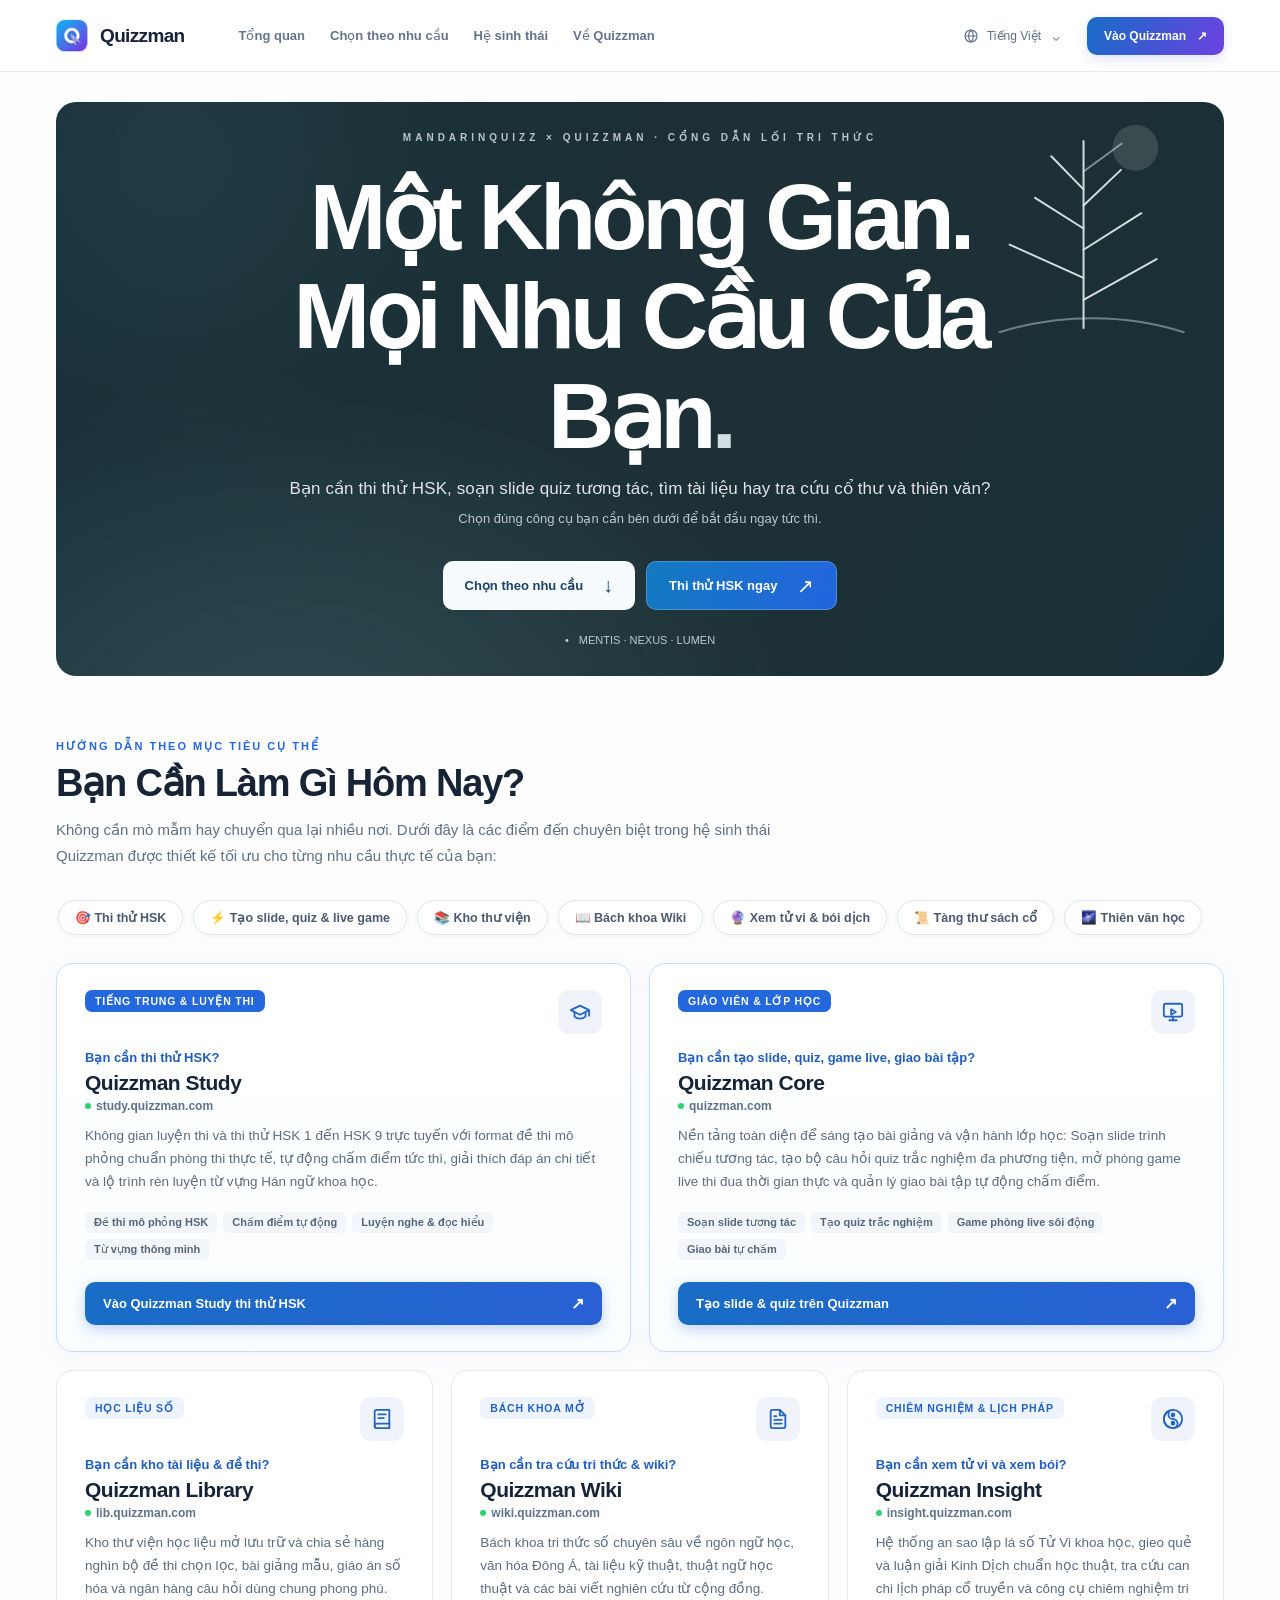
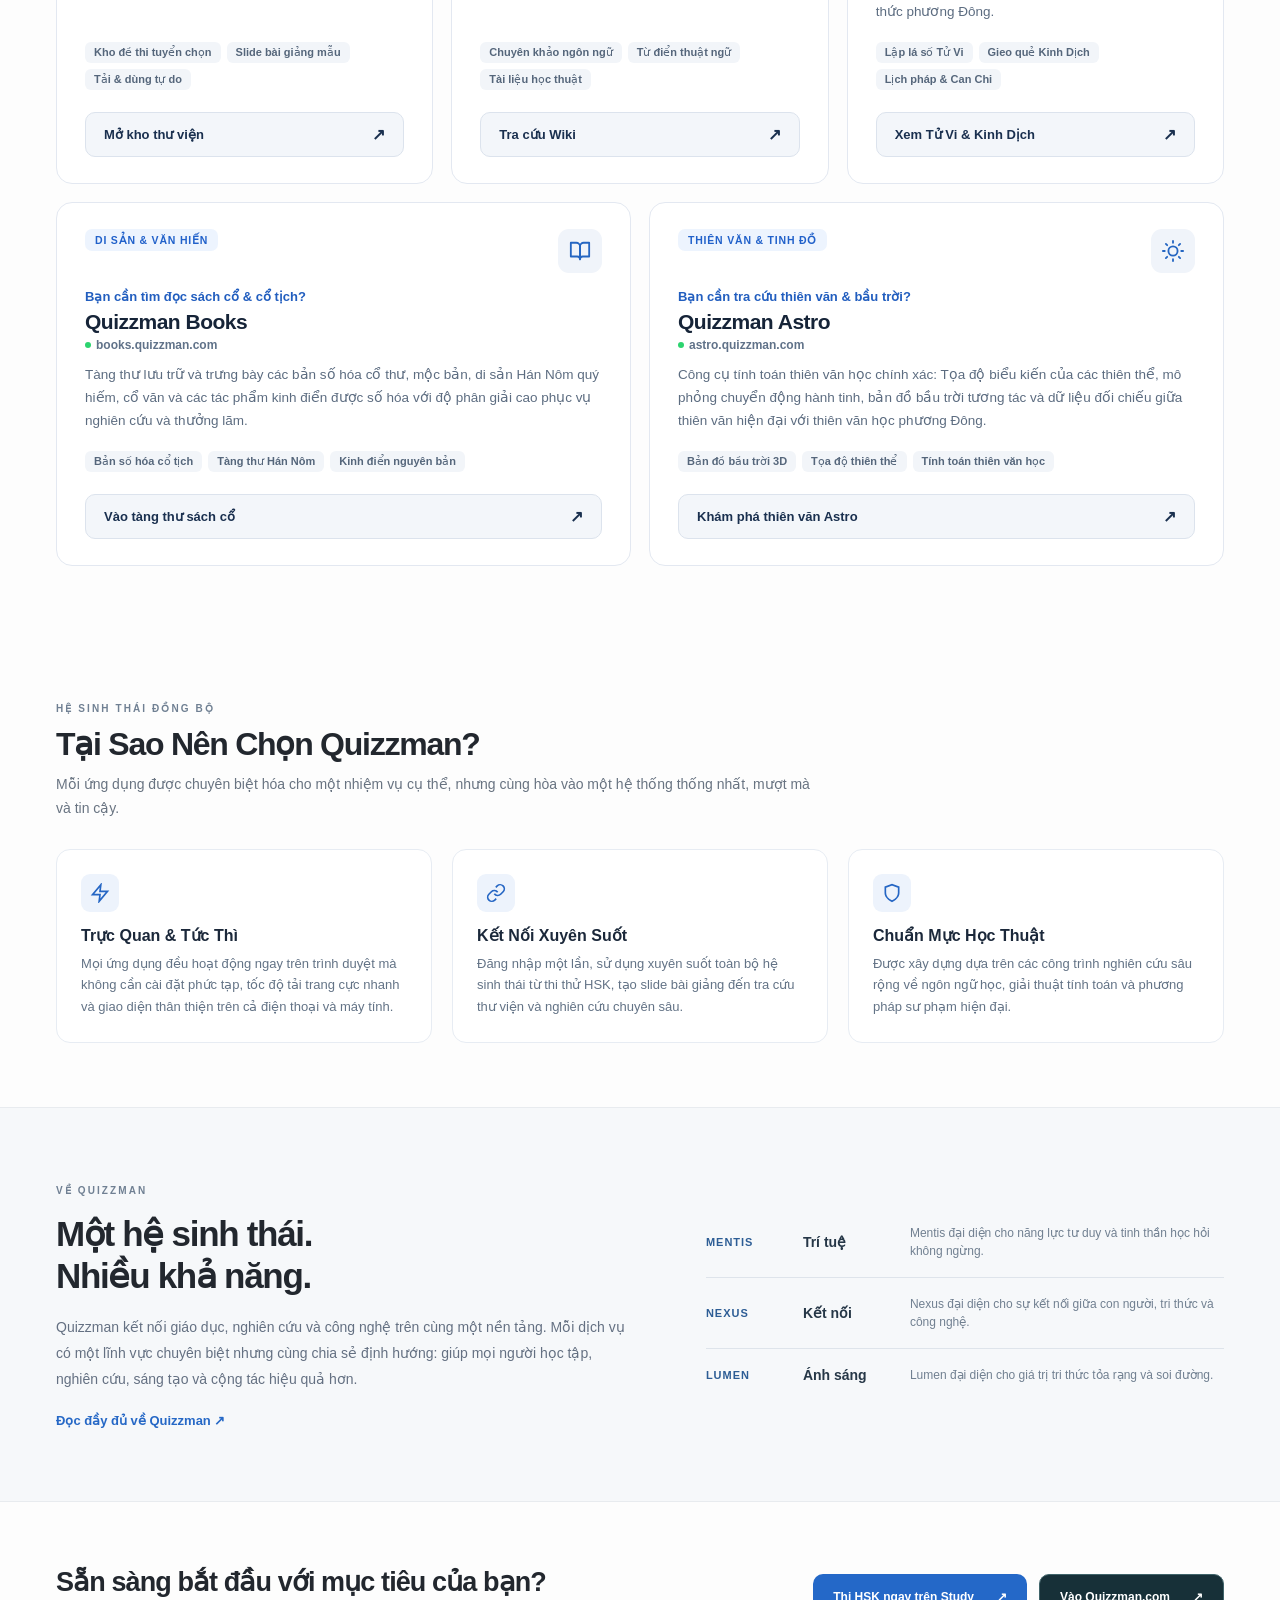
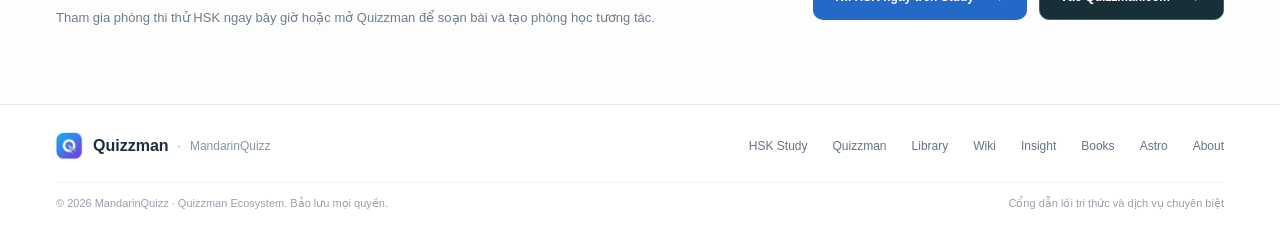
<file: index.html>
<!doctype html>
<html lang="vi">
<head>
<meta charset="utf-8">
<meta name="viewport" content="width=device-width,initial-scale=1">
<meta name="theme-color" content="#ffffff">
<title>MandarinQuizz × Quizzman — Cổng Dịch Vụ & Luyện Thi Tri Thức</title>
<meta name="description" content="MandarinQuizz đồng hành cùng hệ sinh thái Quizzman: Luyện thi thử HSK, tạo slide và quiz tương tác, game phòng live, kho thư viện học liệu, wiki, xem tử vi và bói dịch, sách cổ và thiên văn.">
<link rel="canonical" href="https://mandarinquizz.com/">
<link rel="alternate" hreflang="vi" href="https://mandarinquizz.com/">
<link rel="alternate" hreflang="en" href="https://mandarinquizz.com/en/">
<link rel="alternate" hreflang="zh-CN" href="https://mandarinquizz.com/zh-cn/">
<link rel="alternate" hreflang="zh-TW" href="https://mandarinquizz.com/zh-tw/">
<link rel="alternate" hreflang="ja" href="https://mandarinquizz.com/ja/">
<link rel="alternate" hreflang="ko" href="https://mandarinquizz.com/ko/">
<link rel="alternate" hreflang="x-default" href="https://mandarinquizz.com/">
<link rel="icon" href="/assets/quizzman-logo.png" type="image/png">
<link rel="apple-touch-icon" href="/assets/quizzman-logo.png">
<link rel="stylesheet" href="/assets/style.css">
<meta property="og:type" content="website">
<meta property="og:site_name" content="MandarinQuizz">
<meta property="og:title" content="MandarinQuizz × Quizzman — Cổng Dịch Vụ & Luyện Thi Tri Thức">
<meta property="og:description" content="MandarinQuizz đồng hành cùng hệ sinh thái Quizzman: Luyện thi thử HSK, tạo slide và quiz tương tác, game phòng live, kho thư viện học liệu, wiki, xem tử vi và bói dịch, sách cổ và thiên văn.">
<meta property="og:url" content="https://mandarinquizz.com/">
<meta property="og:image" content="https://mandarinquizz.com/assets/og-cover.png">
<meta name="twitter:card" content="summary_large_image">
<script type="application/ld+json">
{
  "@context": "https://schema.org",
  "@type": "WebPage",
  "name": "MandarinQuizz × Quizzman",
  "description": "Cổng kết nối các dịch vụ trong hệ sinh thái Quizzman: Luyện thi HSK, tạo slide và quiz, thư viện tài liệu, wiki, tử vi, sách cổ và thiên văn.",
  "url": "https://mandarinquizz.com/",
  "about": {
    "@type": "Organization",
    "name": "Quizzman",
    "url": "https://quizzman.com/"
  }
}
</script>
</head>
<body id="top">
<a class="skip" href="#main">Chuyển đến nội dung</a>

<!-- Header -->
<header class="site-header">
  <div class="container navrow">
    <a class="brand" href="https://quizzman.com/" aria-label="Quizzman">
      <img src="/assets/quizzman-logo.png" width="34" height="34" alt="Quizzman Logo">
      <strong>Quizzman</strong>
    </a>
    <nav class="main-nav" aria-label="Primary">
      <a href="#top">Tổng quan</a>
      <a href="#nhu-cau">Chọn theo nhu cầu</a>
      <a href="#loi-ich">Hệ sinh thái</a>
      <a href="#about">Về Quizzman</a>
    </nav>
    <div class="navtools">
      <details class="language">
        <summary aria-label="Chọn ngôn ngữ">
          <svg viewBox="0 0 24 24" width="16" height="16" fill="none" stroke="currentColor" stroke-width="1.8" aria-hidden="true"><circle cx="12" cy="12" r="9"/><path d="M3 12h18M12 3c5 5 5 13 0 18M12 3c-5 5-5 13 0 18"/></svg>
          <span>Tiếng Việt</span><i>⌄</i>
        </summary>
        <div class="language-menu">
          <a href="/" lang="vi" aria-current="page">Tiếng Việt</a>
          <a href="/en/" lang="en">English</a>
          <a href="/zh-cn/" lang="zh-CN">简体中文</a>
          <a href="/zh-tw/" lang="zh-TW">繁體中文</a>
          <a href="/ja/" lang="ja">日本語</a>
          <a href="/ko/" lang="ko">한국어</a>
        </div>
      </details>
      <a class="nav-cta" href="https://quizzman.com/">Vào Quizzman <span aria-hidden="true">↗</span></a>
    </div>
  </div>
</header>

<main id="main">
  <!-- Hero Section -->
  <div class="container">
    <section class="hero" aria-labelledby="hero-title">
      <svg class="tree" viewBox="0 0 250 300" fill="none" xmlns="http://www.w3.org/2000/svg" aria-hidden="true">
        <circle cx="179" cy="35" r="27" fill="white" fill-opacity=".14"/>
        <g stroke="#d9e6e7" stroke-width="2.3" stroke-linecap="round" stroke-linejoin="round">
          <path d="M118 247V27"/>
          <path d="M118 84 80 45M118 103 162 61M118 130 61 94M118 155 186 112M118 188 31 149M118 214 204 166"/>
          <path d="M118 63 163 30" opacity=".55"/>
          <path d="M19 252c71-22 149-22 217 0" opacity=".46"/>
        </g>
      </svg>
      <div class="hero-center">
        <div class="hero-kicker">MANDARINQUIZZ × QUIZZMAN · CỔNG DẪN LỐI TRI THỨC</div>
        <h1 id="hero-title">Một Không Gian.<br>Mọi Nhu Cầu Của Bạn<span>.</span></h1>
        <p class="hero-lead">Bạn cần thi thử HSK, soạn slide quiz tương tác, tìm tài liệu hay tra cứu cổ thư và thiên văn?</p>
        <p class="hero-origin">Chọn đúng công cụ bạn cần bên dưới để bắt đầu ngay tức thì.</p>
        <div class="hero-actions">
          <a class="hero-button hero-button-light" href="#nhu-cau">Chọn theo nhu cầu <span>↓</span></a>
          <a class="hero-button hero-button-blue" href="https://study.quizzman.com/">Thi thử HSK ngay <span>↗</span></a>
        </div>
        <div class="hero-caption"><span>•</span> MENTIS · NEXUS · LUMEN</div>
      </div>
    </section>
  </div>

  <!-- Central Landing Section: Theo Nhu Cầu Của Bạn -->
  <section class="intent-section container" id="nhu-cau">
    <div class="intent-header">
      <span class="overline">HƯỚNG DẪN THEO MỤC TIÊU CỤ THỂ</span>
      <h2>Bạn Cần Làm Gì Hôm Nay?</h2>
      <p>Không cần mò mẫm hay chuyển qua lại nhiều nơi. Dưới đây là các điểm đến chuyên biệt trong hệ sinh thái Quizzman được thiết kế tối ưu cho từng nhu cầu thực tế của bạn:</p>
    </div>

    <!-- Quick Intent Filter / Jump Bar -->
    <div class="intent-quickbar" role="navigation" aria-label="Nhảy nhanh theo nhu cầu">
      <a class="quick-pill" href="#hsk">🎯 Thi thử HSK</a>
      <a class="quick-pill" href="#classroom">⚡ Tạo slide, quiz & live game</a>
      <a class="quick-pill" href="#library">📚 Kho thư viện</a>
      <a class="quick-pill" href="#wiki">📖 Bách khoa Wiki</a>
      <a class="quick-pill" href="#insight">🔮 Xem tử vi & bói dịch</a>
      <a class="quick-pill" href="#books">📜 Tàng thư sách cổ</a>
      <a class="quick-pill" href="#astro">🌌 Thiên văn học</a>
    </div>

    <!-- Landing Cards Grid -->
    <div class="intent-grid">

      <!-- 1. HSK Study (Featured Card) -->
      <article class="intent-card col-6 featured" id="hsk">
        <div class="intent-card-top">
          <span class="intent-badge">Tiếng Trung &amp; Luyện Thi</span>
          <div class="intent-icon-wrap" aria-hidden="true">
            <svg viewBox="0 0 24 24" fill="none" stroke="currentColor" stroke-width="2" stroke-linecap="round" stroke-linejoin="round">
              <path d="M22 10v6M2 10l10-5 10 5-10 5z"/>
              <path d="M6 12v5c3 3 9 3 12 0v-5"/>
            </svg>
          </div>
        </div>
        <div class="intent-prompt">Bạn cần thi thử HSK?</div>
        <h3>Quizzman Study</h3>
        <div class="intent-domain">
          <span class="intent-domain-dot"></span> study.quizzman.com
        </div>
        <p class="intent-desc">
          Không gian luyện thi và thi thử HSK 1 đến HSK 9 trực tuyến với format đề thi mô phỏng chuẩn phòng thi thực tế, tự động chấm điểm tức thì, giải thích đáp án chi tiết và lộ trình rèn luyện từ vựng Hán ngữ khoa học.
        </p>
        <div class="intent-tags">
          <span class="intent-tag-pill">Đề thi mô phỏng HSK</span>
          <span class="intent-tag-pill">Chấm điểm tự động</span>
          <span class="intent-tag-pill">Luyện nghe &amp; đọc hiểu</span>
          <span class="intent-tag-pill">Từ vựng thông minh</span>
        </div>
        <a class="intent-btn" href="https://study.quizzman.com/" target="_blank" rel="noopener noreferrer">
          <span>Vào Quizzman Study thi thử HSK</span>
          <span class="arrow">↗</span>
        </a>
      </article>

      <!-- 2. Quizzman Classroom Studio (Featured Card) -->
      <article class="intent-card col-6 featured" id="classroom">
        <div class="intent-card-top">
          <span class="intent-badge">Giáo Viên &amp; Lớp Học</span>
          <div class="intent-icon-wrap" aria-hidden="true">
            <svg viewBox="0 0 24 24" fill="none" stroke="currentColor" stroke-width="2" stroke-linecap="round" stroke-linejoin="round">
              <rect x="2" y="3" width="20" height="14" rx="2"/>
              <line x1="8" y1="21" x2="16" y2="21"/>
              <line x1="12" y1="17" x2="12" y2="21"/>
              <path d="m10 9 5 3-5 3z"/>
            </svg>
          </div>
        </div>
        <div class="intent-prompt">Bạn cần tạo slide, quiz, game live, giao bài tập?</div>
        <h3>Quizzman Core</h3>
        <div class="intent-domain">
          <span class="intent-domain-dot"></span> quizzman.com
        </div>
        <p class="intent-desc">
          Nền tảng toàn diện để sáng tạo bài giảng và vận hành lớp học: Soạn slide trình chiếu tương tác, tạo bộ câu hỏi quiz trắc nghiệm đa phương tiện, mở phòng game live thi đua thời gian thực và quản lý giao bài tập tự động chấm điểm.
        </p>
        <div class="intent-tags">
          <span class="intent-tag-pill">Soạn slide tương tác</span>
          <span class="intent-tag-pill">Tạo quiz trắc nghiệm</span>
          <span class="intent-tag-pill">Game phòng live sôi động</span>
          <span class="intent-tag-pill">Giao bài tự chấm</span>
        </div>
        <a class="intent-btn" href="https://quizzman.com/" target="_blank" rel="noopener noreferrer">
          <span>Tạo slide &amp; quiz trên Quizzman</span>
          <span class="arrow">↗</span>
        </a>
      </article>

      <!-- 3. Library -->
      <article class="intent-card col-4" id="library">
        <div class="intent-card-top">
          <span class="intent-badge">Học Liệu Số</span>
          <div class="intent-icon-wrap" aria-hidden="true">
            <svg viewBox="0 0 24 24" fill="none" stroke="currentColor" stroke-width="2" stroke-linecap="round" stroke-linejoin="round">
              <path d="M4 19.5A2.5 2.5 0 0 1 6.5 17H20"/>
              <path d="M6.5 2H20v20H6.5A2.5 2.5 0 0 1 4 19.5v-15A2.5 2.5 0 0 1 6.5 2z"/>
              <line x1="8" y1="7" x2="16" y2="7"/>
              <line x1="8" y1="11" x2="14" y2="11"/>
            </svg>
          </div>
        </div>
        <div class="intent-prompt">Bạn cần kho tài liệu &amp; đề thi?</div>
        <h3>Quizzman Library</h3>
        <div class="intent-domain">
          <span class="intent-domain-dot"></span> lib.quizzman.com
        </div>
        <p class="intent-desc">
          Kho thư viện học liệu mở lưu trữ và chia sẻ hàng nghìn bộ đề thi chọn lọc, bài giảng mẫu, giáo án số hóa và ngân hàng câu hỏi dùng chung phong phú.
        </p>
        <div class="intent-tags">
          <span class="intent-tag-pill">Kho đề thi tuyển chọn</span>
          <span class="intent-tag-pill">Slide bài giảng mẫu</span>
          <span class="intent-tag-pill">Tải &amp; dùng tự do</span>
        </div>
        <a class="intent-btn" href="https://lib.quizzman.com/" target="_blank" rel="noopener noreferrer">
          <span>Mở kho thư viện</span>
          <span class="arrow">↗</span>
        </a>
      </article>

      <!-- 4. Wiki -->
      <article class="intent-card col-4" id="wiki">
        <div class="intent-card-top">
          <span class="intent-badge">Bách Khoa Mở</span>
          <div class="intent-icon-wrap" aria-hidden="true">
            <svg viewBox="0 0 24 24" fill="none" stroke="currentColor" stroke-width="2" stroke-linecap="round" stroke-linejoin="round">
              <path d="M14 2H6a2 2 0 0 0-2 2v16a2 2 0 0 0 2 2h12a2 2 0 0 0 2-2V8z"/>
              <polyline points="14 2 14 8 20 8"/>
              <line x1="16" y1="13" x2="8" y2="13"/>
              <line x1="16" y1="17" x2="8" y2="17"/>
              <polyline points="10 9 9 9 8 9"/>
            </svg>
          </div>
        </div>
        <div class="intent-prompt">Bạn cần tra cứu tri thức &amp; wiki?</div>
        <h3>Quizzman Wiki</h3>
        <div class="intent-domain">
          <span class="intent-domain-dot"></span> wiki.quizzman.com
        </div>
        <p class="intent-desc">
          Bách khoa tri thức số chuyên sâu về ngôn ngữ học, văn hóa Đông Á, tài liệu kỹ thuật, thuật ngữ học thuật và các bài viết nghiên cứu từ cộng đồng.
        </p>
        <div class="intent-tags">
          <span class="intent-tag-pill">Chuyên khảo ngôn ngữ</span>
          <span class="intent-tag-pill">Từ điển thuật ngữ</span>
          <span class="intent-tag-pill">Tài liệu học thuật</span>
        </div>
        <a class="intent-btn" href="https://wiki.quizzman.com/" target="_blank" rel="noopener noreferrer">
          <span>Tra cứu Wiki</span>
          <span class="arrow">↗</span>
        </a>
      </article>

      <!-- 5. Insight (Tử vi & Xem bói) -->
      <article class="intent-card col-4" id="insight">
        <div class="intent-card-top">
          <span class="intent-badge">Chiêm Nghiệm &amp; Lịch Pháp</span>
          <div class="intent-icon-wrap" aria-hidden="true">
            <svg viewBox="0 0 24 24" fill="none" stroke="currentColor" stroke-width="2" stroke-linecap="round" stroke-linejoin="round">
              <circle cx="12" cy="12" r="10"/>
              <path d="M12 2a10 10 0 0 0 0 20 5 5 0 0 0 0-10 5 5 0 0 1 0-10z"/>
              <circle cx="12" cy="7.5" r="1.5" fill="currentColor"/>
              <circle cx="12" cy="16.5" r="1.5" fill="currentColor"/>
            </svg>
          </div>
        </div>
        <div class="intent-prompt">Bạn cần xem tử vi và xem bói?</div>
        <h3>Quizzman Insight</h3>
        <div class="intent-domain">
          <span class="intent-domain-dot"></span> insight.quizzman.com
        </div>
        <p class="intent-desc">
          Hệ thống an sao lập lá số Tử Vi khoa học, gieo quẻ và luận giải Kinh Dịch chuẩn học thuật, tra cứu can chi lịch pháp cổ truyền và công cụ chiêm nghiệm tri thức phương Đông.
        </p>
        <div class="intent-tags">
          <span class="intent-tag-pill">Lập lá số Tử Vi</span>
          <span class="intent-tag-pill">Gieo quẻ Kinh Dịch</span>
          <span class="intent-tag-pill">Lịch pháp &amp; Can Chi</span>
        </div>
        <a class="intent-btn" href="https://insight.quizzman.com/" target="_blank" rel="noopener noreferrer">
          <span>Xem Tử Vi &amp; Kinh Dịch</span>
          <span class="arrow">↗</span>
        </a>
      </article>

      <!-- 6. Books (Sách cổ) -->
      <article class="intent-card col-6" id="books">
        <div class="intent-card-top">
          <span class="intent-badge">Di Sản &amp; Văn Hiến</span>
          <div class="intent-icon-wrap" aria-hidden="true">
            <svg viewBox="0 0 24 24" fill="none" stroke="currentColor" stroke-width="2" stroke-linecap="round" stroke-linejoin="round">
              <path d="M2 3h6a4 4 0 0 1 4 4v14a3 3 0 0 0-3-3H2z"/>
              <path d="M22 3h-6a4 4 0 0 0-4 4v14a3 3 0 0 1 3-3h7z"/>
            </svg>
          </div>
        </div>
        <div class="intent-prompt">Bạn cần tìm đọc sách cổ &amp; cổ tịch?</div>
        <h3>Quizzman Books</h3>
        <div class="intent-domain">
          <span class="intent-domain-dot"></span> books.quizzman.com
        </div>
        <p class="intent-desc">
          Tàng thư lưu trữ và trưng bày các bản số hóa cổ thư, mộc bản, di sản Hán Nôm quý hiếm, cổ văn và các tác phẩm kinh điển được số hóa với độ phân giải cao phục vụ nghiên cứu và thưởng lãm.
        </p>
        <div class="intent-tags">
          <span class="intent-tag-pill">Bản số hóa cổ tịch</span>
          <span class="intent-tag-pill">Tàng thư Hán Nôm</span>
          <span class="intent-tag-pill">Kinh điển nguyên bản</span>
        </div>
        <a class="intent-btn" href="https://books.quizzman.com/" target="_blank" rel="noopener noreferrer">
          <span>Vào tàng thư sách cổ</span>
          <span class="arrow">↗</span>
        </a>
      </article>

      <!-- 7. Astro (Thiên văn) -->
      <article class="intent-card col-6" id="astro">
        <div class="intent-card-top">
          <span class="intent-badge">Thiên Văn &amp; Tinh Đồ</span>
          <div class="intent-icon-wrap" aria-hidden="true">
            <svg viewBox="0 0 24 24" fill="none" stroke="currentColor" stroke-width="2" stroke-linecap="round" stroke-linejoin="round">
              <circle cx="12" cy="12" r="5"/>
              <path d="M12 1v2M12 21v2M4.22 4.22l1.42 1.42M18.36 18.36l1.42 1.42M1 12h2M21 12h2M4.22 19.78l1.42-1.42M18.36 5.64l1.42-1.42"/>
            </svg>
          </div>
        </div>
        <div class="intent-prompt">Bạn cần tra cứu thiên văn &amp; bầu trời?</div>
        <h3>Quizzman Astro</h3>
        <div class="intent-domain">
          <span class="intent-domain-dot"></span> astro.quizzman.com
        </div>
        <p class="intent-desc">
          Công cụ tính toán thiên văn học chính xác: Tọa độ biểu kiến của các thiên thể, mô phỏng chuyển động hành tinh, bản đồ bầu trời tương tác và dữ liệu đối chiếu giữa thiên văn hiện đại với thiên văn học phương Đông.
        </p>
        <div class="intent-tags">
          <span class="intent-tag-pill">Bản đồ bầu trời 3D</span>
          <span class="intent-tag-pill">Tọa độ thiên thể</span>
          <span class="intent-tag-pill">Tính toán thiên văn học</span>
        </div>
        <a class="intent-btn" href="https://astro.quizzman.com/" target="_blank" rel="noopener noreferrer">
          <span>Khám phá thiên văn Astro</span>
          <span class="arrow">↗</span>
        </a>
      </article>

    </div>
  </section>

  <!-- Ecosystem Advantages -->
  <section class="features-highlight container" id="loi-ich">
    <div class="section-heading">
      <span class="overline">HỆ SINH THÁI ĐỒNG BỘ</span>
      <h2>Tại Sao Nên Chọn Quizzman?</h2>
      <p>Mỗi ứng dụng được chuyên biệt hóa cho một nhiệm vụ cụ thể, nhưng cùng hòa vào một hệ thống thống nhất, mượt mà và tin cậy.</p>
    </div>
    <div class="features-grid" style="margin-top: 28px;">
      <div class="feature-box">
        <div class="feature-box-icon">
          <svg viewBox="0 0 24 24" width="20" height="20" fill="none" stroke="currentColor" stroke-width="2"><path d="M13 2L3 14h9l-1 8 10-12h-9l1-8z"/></svg>
        </div>
        <h4>Trực Quan &amp; Tức Thì</h4>
        <p>Mọi ứng dụng đều hoạt động ngay trên trình duyệt mà không cần cài đặt phức tạp, tốc độ tải trang cực nhanh và giao diện thân thiện trên cả điện thoại và máy tính.</p>
      </div>
      <div class="feature-box">
        <div class="feature-box-icon">
          <svg viewBox="0 0 24 24" width="20" height="20" fill="none" stroke="currentColor" stroke-width="2"><path d="M10 13a5 5 0 0 0 7.54.54l3-3a5 5 0 0 0-7.07-7.07l-1.72 1.71"/><path d="M14 11a5 5 0 0 0-7.54-.54l-3 3a5 5 0 0 0 7.07 7.07l1.71-1.71"/></svg>
        </div>
        <h4>Kết Nối Xuyên Suốt</h4>
        <p>Đăng nhập một lần, sử dụng xuyên suốt toàn bộ hệ sinh thái từ thi thử HSK, tạo slide bài giảng đến tra cứu thư viện và nghiên cứu chuyên sâu.</p>
      </div>
      <div class="feature-box">
        <div class="feature-box-icon">
          <svg viewBox="0 0 24 24" width="20" height="20" fill="none" stroke="currentColor" stroke-width="2"><path d="M12 22s8-4 8-10V5l-8-3-8 3v7c0 6 8 10 8 10z"/></svg>
        </div>
        <h4>Chuẩn Mực Học Thuật</h4>
        <p>Được xây dựng dựa trên các công trình nghiên cứu sâu rộng về ngôn ngữ học, giải thuật tính toán và phương pháp sư phạm hiện đại.</p>
      </div>
    </div>
  </section>

  <!-- About Section -->
  <section class="about-section" id="about">
    <div class="container about-grid">
      <div class="about-copy">
        <span class="overline">VỀ QUIZZMAN</span>
        <h2>Một hệ sinh thái.<br>Nhiều khả năng.</h2>
        <p>
          Quizzman kết nối giáo dục, nghiên cứu và công nghệ trên cùng một nền tảng. Mỗi dịch vụ có một lĩnh vực chuyên biệt nhưng cùng chia sẻ định hướng: giúp mọi người học tập, nghiên cứu, sáng tạo và cộng tác hiệu quả hơn.
        </p>
        <a class="text-link" href="https://quizzman.com/about">Đọc đầy đủ về Quizzman <span aria-hidden="true">↗</span></a>
      </div>
      <div class="values">
        <div class="value">
          <b>MENTIS</b>
          <span>Trí tuệ</span>
          <small>Mentis đại diện cho năng lực tư duy và tinh thần học hỏi không ngừng.</small>
        </div>
        <div class="value">
          <b>NEXUS</b>
          <span>Kết nối</span>
          <small>Nexus đại diện cho sự kết nối giữa con người, tri thức và công nghệ.</small>
        </div>
        <div class="value">
          <b>LUMEN</b>
          <span>Ánh sáng</span>
          <small>Lumen đại diện cho giá trị tri thức tỏa rạng và soi đường.</small>
        </div>
      </div>
    </div>
  </section>

  <!-- Closing Call-to-Action -->
  <section class="closing container">
    <div>
      <h2>Sẵn sàng bắt đầu với mục tiêu của bạn?</h2>
      <p>Tham gia phòng thi thử HSK ngay bây giờ hoặc mở Quizzman để soạn bài và tạo phòng học tương tác.</p>
    </div>
    <div style="display:flex; gap:12px; flex-wrap:wrap;">
      <a href="https://study.quizzman.com/" class="study-btn">Thi HSK ngay trên Study <span aria-hidden="true">↗</span></a>
      <a href="https://quizzman.com/" class="study-btn" style="background:#173038; border:1px solid #40646a;">Vào Quizzman.com <span aria-hidden="true">↗</span></a>
    </div>
  </section>
</main>

<!-- Footer -->
<footer class="footer">
  <div class="container footer-row">
    <div class="footer-brand">
      <img src="/assets/quizzman-logo.png" alt="" width="28" height="28">
      <strong>Quizzman</strong>
      <span>·</span>
      <span>MandarinQuizz</span>
    </div>
    <div class="footer-links">
      <a href="https://study.quizzman.com/">HSK Study</a>
      <a href="https://quizzman.com/">Quizzman</a>
      <a href="https://lib.quizzman.com/">Library</a>
      <a href="https://wiki.quizzman.com/">Wiki</a>
      <a href="https://insight.quizzman.com/">Insight</a>
      <a href="https://books.quizzman.com/">Books</a>
      <a href="https://astro.quizzman.com/">Astro</a>
      <a href="https://quizzman.com/about">About</a>
    </div>
  </div>
  <div class="container footbottom">
    <div>© 2026 MandarinQuizz · Quizzman Ecosystem. Bảo lưu mọi quyền.</div>
    <div>Cổng dẫn lối tri thức và dịch vụ chuyên biệt</div>
  </div>
</footer>

<script src="/assets/main.js" defer></script>
</body>
</html>
</file>
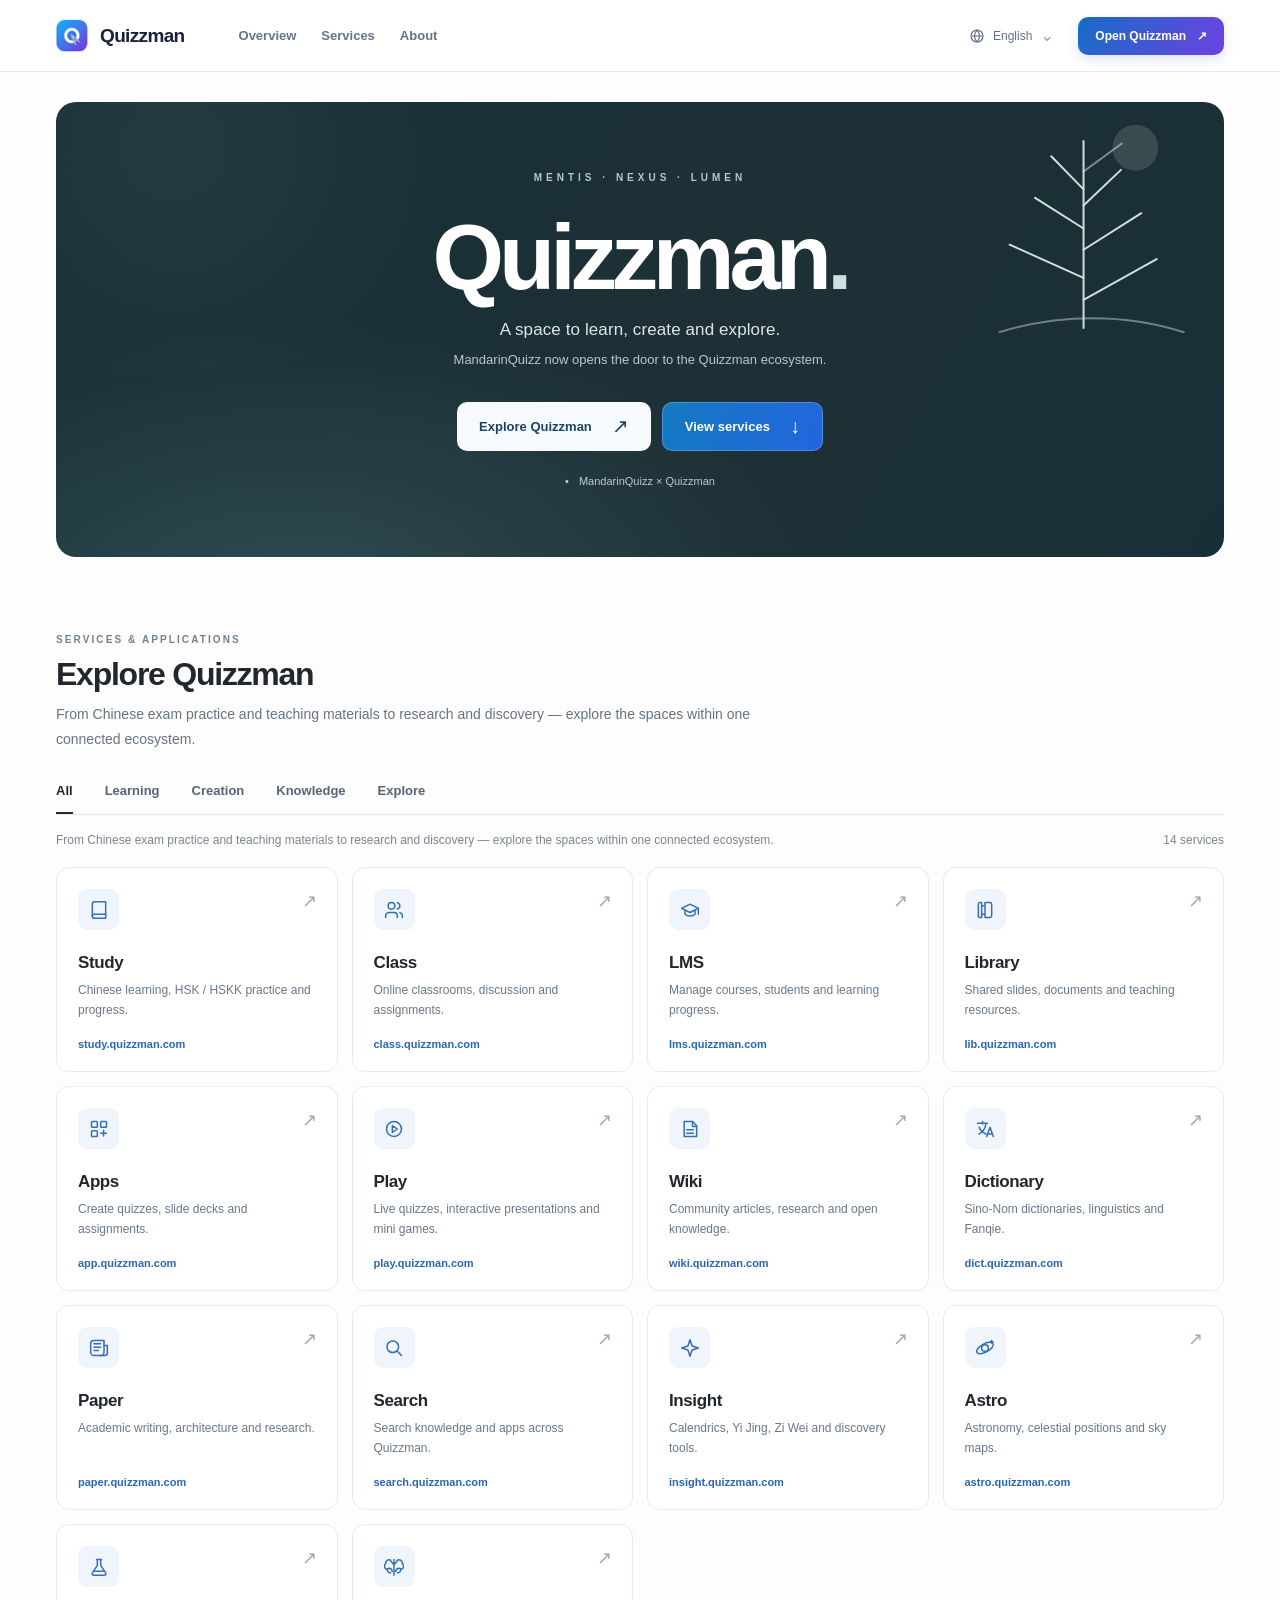
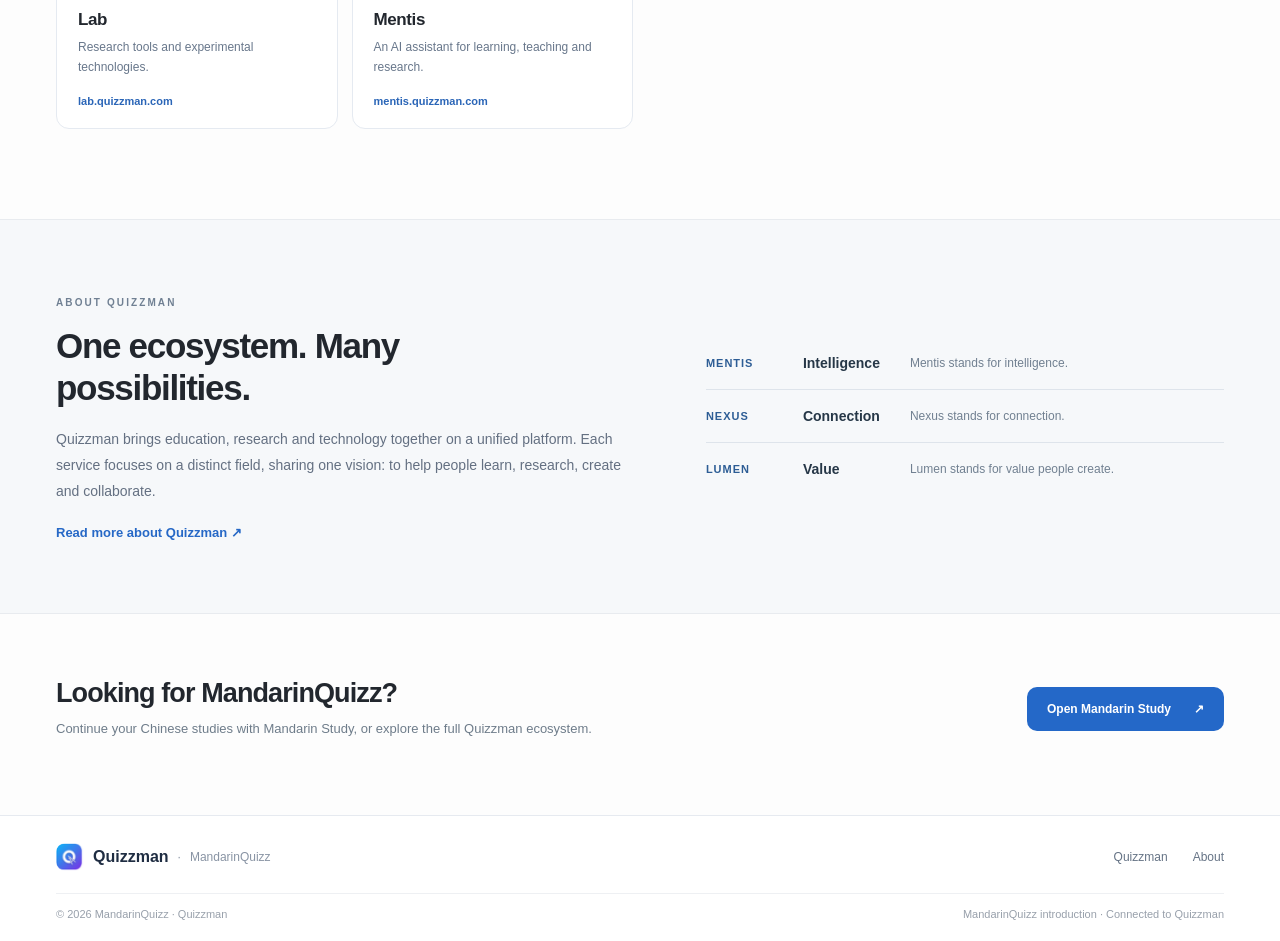
<file: en/index.html>
<!doctype html>
<html lang="en">
<head>
<meta charset="utf-8">
<meta name="viewport" content="width=device-width,initial-scale=1">
<meta name="theme-color" content="#ffffff">
<title>MandarinQuizz — Quizzman | Explore Quizzman</title><meta name="description" content="Explore Quizzman: an education and knowledge technology ecosystem for learning Chinese, creating lessons, teaching, research and discovery.">
<link rel="canonical" href="https://mandarinquizz.com/en/">
<link rel="alternate" hreflang="vi" href="https://mandarinquizz.com/">
<link rel="alternate" hreflang="en" href="https://mandarinquizz.com/en/">
<link rel="alternate" hreflang="zh-CN" href="https://mandarinquizz.com/zh-cn/">
<link rel="alternate" hreflang="zh-TW" href="https://mandarinquizz.com/zh-tw/">
<link rel="alternate" hreflang="ja" href="https://mandarinquizz.com/ja/">
<link rel="alternate" hreflang="ko" href="https://mandarinquizz.com/ko/">
<link rel="alternate" hreflang="x-default" href="https://mandarinquizz.com/">
<link rel="icon" href="/assets/quizzman-logo.png" type="image/png"><link rel="apple-touch-icon" href="/assets/quizzman-logo.png">
<link rel="stylesheet" href="/assets/style.css">
<meta property="og:type" content="website"><meta property="og:site_name" content="MandarinQuizz"><meta property="og:title" content="MandarinQuizz — Quizzman | Explore Quizzman"><meta property="og:description" content="Explore Quizzman: an education and knowledge technology ecosystem for learning Chinese, creating lessons, teaching, research and discovery."><meta property="og:url" content="https://mandarinquizz.com/en/"><meta property="og:image" content="https://mandarinquizz.com/assets/og-cover.png"><meta name="twitter:card" content="summary_large_image">
<script type="application/ld+json">{"@context":"https://schema.org","@type":"WebPage","name":"MandarinQuizz — Quizzman | Explore Quizzman","description":"Explore Quizzman: an education and knowledge technology ecosystem for learning Chinese, creating lessons, teaching, research and discovery.","url":"https://mandarinquizz.com/en/","about":{"@type":"Organization","name":"Quizzman","url":"https://quizzman.com/"}}</script>
</head>
<body id="top">
<a class="skip" href="#main">Skip to content</a>
<header class="site-header"><div class="container navrow">
<a class="brand" href="https://quizzman.com/" aria-label="Quizzman"><img src="/assets/quizzman-logo.png" width="34" height="34" alt=""><strong>Quizzman</strong></a>
<nav class="main-nav" aria-label="Primary"><a href="#top">Overview</a><a href="#services">Services</a><a href="#about">About</a></nav>
<div class="navtools"><details class="language"><summary aria-label="Choose language"><svg viewBox="0 0 24 24" width="16" height="16" fill="none" stroke="currentColor" stroke-width="1.8" aria-hidden="true"><circle cx="12" cy="12" r="9"/><path d="M3 12h18M12 3c5 5 5 13 0 18M12 3c-5 5-5 13 0 18"/></svg><span>English</span><i>⌄</i></summary><div class="language-menu"><a href="/" lang="vi">Tiếng Việt</a><a href="/en/" lang="en" aria-current="page">English</a><a href="/zh-cn/" lang="zh-CN">简体中文</a><a href="/zh-tw/" lang="zh-TW">繁體中文</a><a href="/ja/" lang="ja">日本語</a><a href="/ko/" lang="ko">한국어</a></div></details>
<a class="nav-cta" href="https://quizzman.com/">Open Quizzman <span aria-hidden="true">↗</span></a></div></div></header>
<main id="main"><div class="container"><section class="hero" aria-labelledby="hero-title">
<svg class="tree" viewBox="0 0 250 300" fill="none" xmlns="http://www.w3.org/2000/svg" aria-hidden="true"><circle cx="179" cy="35" r="27" fill="white" fill-opacity=".14"/><g stroke="#d9e6e7" stroke-width="2.3" stroke-linecap="round" stroke-linejoin="round"><path d="M118 247V27"/><path d="M118 84 80 45M118 103 162 61M118 130 61 94M118 155 186 112M118 188 31 149M118 214 204 166"/><path d="M118 63 163 30" opacity=".55"/><path d="M19 252c71-22 149-22 217 0" opacity=".46"/></g></svg><div class="hero-center"><div class="hero-kicker">MENTIS · NEXUS · LUMEN</div><h1 id="hero-title">Quizzman<span>.</span></h1><p class="hero-lead">A space to learn, create and explore.</p><p class="hero-origin">MandarinQuizz now opens the door to the Quizzman ecosystem.</p><div class="hero-actions"><a class="hero-button hero-button-light" href="https://quizzman.com/">Explore Quizzman <span>↗</span></a><a class="hero-button hero-button-blue" href="#services">View services <span>↓</span></a></div><div class="hero-caption"><span>•</span> MandarinQuizz × Quizzman</div></div></section></div>
<section class="services-section container" id="services"><div class="section-heading"><span class="overline">SERVICES &amp; APPLICATIONS</span><h2>Explore Quizzman</h2><p>From Chinese exam practice and teaching materials to research and discovery — explore the spaces within one connected ecosystem.</p></div><div class="filterbar" role="group" aria-label="Filter services"><button type="button" class="filter" data-filter="-1" aria-pressed="true">All</button><button type="button" class="filter" data-filter="0" aria-pressed="false">Learning</button><button type="button" class="filter" data-filter="1" aria-pressed="false">Creation</button><button type="button" class="filter" data-filter="2" aria-pressed="false">Knowledge</button><button type="button" class="filter" data-filter="3" aria-pressed="false">Explore</button></div><div class="service-meta"><span id="filter-note">From Chinese exam practice and teaching materials to research and discovery — explore the spaces within one connected ecosystem.</span><span id="service-count">14 services</span></div><div class="service-grid"><a class="service-card" data-group="0" href="https://study.quizzman.com/" target="_blank" rel="noopener noreferrer"><span class="card-icon"><svg viewBox="0 0 24 24" fill="none" stroke="currentColor" stroke-width="1.8" stroke-linecap="round" stroke-linejoin="round" aria-hidden="true"><path d="M4 19.5A2.5 2.5 0 016.5 17H20"/><path d="M6.5 2H20v20H6.5A2.5 2.5 0 014 19.5v-15A2.5 2.5 0 016.5 2z"/></svg></span><span class="card-arrow" aria-hidden="true">↗</span><strong>Study</strong><p>Chinese learning, HSK / HSKK practice and progress.</p><span class="card-domain">study.quizzman.com</span></a><a class="service-card" data-group="0" href="https://class.quizzman.com/" target="_blank" rel="noopener noreferrer"><span class="card-icon"><svg viewBox="0 0 24 24" fill="none" stroke="currentColor" stroke-width="1.8" stroke-linecap="round" stroke-linejoin="round" aria-hidden="true"><path d="M16 21v-2a4 4 0 00-4-4H6a4 4 0 00-4 4v2"/><circle cx="9" cy="7" r="4"/><path d="M22 21v-2a4 4 0 00-3-3.87M16 3.13a4 4 0 010 7.75"/></svg></span><span class="card-arrow" aria-hidden="true">↗</span><strong>Class</strong><p>Online classrooms, discussion and assignments.</p><span class="card-domain">class.quizzman.com</span></a><a class="service-card" data-group="0" href="https://lms.quizzman.com/" target="_blank" rel="noopener noreferrer"><span class="card-icon"><svg viewBox="0 0 24 24" fill="none" stroke="currentColor" stroke-width="1.8" stroke-linecap="round" stroke-linejoin="round" aria-hidden="true"><path d="m2 10 10-5 10 5-10 5-10-5z"/><path d="M6 12v5c3 3 9 3 12 0v-5M22 10v7"/></svg></span><span class="card-arrow" aria-hidden="true">↗</span><strong>LMS</strong><p>Manage courses, students and learning progress.</p><span class="card-domain">lms.quizzman.com</span></a><a class="service-card" data-group="0" href="https://lib.quizzman.com/" target="_blank" rel="noopener noreferrer"><span class="card-icon"><svg viewBox="0 0 24 24" fill="none" stroke="currentColor" stroke-width="1.8" stroke-linecap="round" stroke-linejoin="round" aria-hidden="true"><path d="M4 19V5a2 2 0 012-2h2v18H6a2 2 0 01-2-2zM12 3h6a2 2 0 012 2v14a2 2 0 01-2 2h-6V3zM8 7h4M8 17h4"/></svg></span><span class="card-arrow" aria-hidden="true">↗</span><strong>Library</strong><p>Shared slides, documents and teaching resources.</p><span class="card-domain">lib.quizzman.com</span></a><a class="service-card" data-group="1" href="https://app.quizzman.com/" target="_blank" rel="noopener noreferrer"><span class="card-icon"><svg viewBox="0 0 24 24" fill="none" stroke="currentColor" stroke-width="1.8" stroke-linecap="round" stroke-linejoin="round" aria-hidden="true"><rect x="3" y="3" width="7" height="7" rx="1"/><rect x="14" y="3" width="7" height="7" rx="1"/><rect x="3" y="14" width="7" height="7" rx="1"/><path d="M14 17h7m-3.5-3.5v7"/></svg></span><span class="card-arrow" aria-hidden="true">↗</span><strong>Apps</strong><p>Create quizzes, slide decks and assignments.</p><span class="card-domain">app.quizzman.com</span></a><a class="service-card" data-group="1" href="https://play.quizzman.com/" target="_blank" rel="noopener noreferrer"><span class="card-icon"><svg viewBox="0 0 24 24" fill="none" stroke="currentColor" stroke-width="1.8" stroke-linecap="round" stroke-linejoin="round" aria-hidden="true"><circle cx="12" cy="12" r="9"/><path d="m10 8 6 4-6 4V8z"/></svg></span><span class="card-arrow" aria-hidden="true">↗</span><strong>Play</strong><p>Live quizzes, interactive presentations and mini games.</p><span class="card-domain">play.quizzman.com</span></a><a class="service-card" data-group="2" href="https://wiki.quizzman.com/" target="_blank" rel="noopener noreferrer"><span class="card-icon"><svg viewBox="0 0 24 24" fill="none" stroke="currentColor" stroke-width="1.8" stroke-linecap="round" stroke-linejoin="round" aria-hidden="true"><path d="M5 3h10l5 5v13H5z"/><path d="M15 3v6h5M8 13h8M8 17h8"/></svg></span><span class="card-arrow" aria-hidden="true">↗</span><strong>Wiki</strong><p>Community articles, research and open knowledge.</p><span class="card-domain">wiki.quizzman.com</span></a><a class="service-card" data-group="2" href="https://dict.quizzman.com/" target="_blank" rel="noopener noreferrer"><span class="card-icon"><svg viewBox="0 0 24 24" fill="none" stroke="currentColor" stroke-width="1.8" stroke-linecap="round" stroke-linejoin="round" aria-hidden="true"><path d="M3 5h12M9 3v3m4 0c-.4 5-3 9-8 12M5 10c1 3 4 6 8 8M14 21l4-11 4 11m-7-3h6"/></svg></span><span class="card-arrow" aria-hidden="true">↗</span><strong>Dictionary</strong><p>Sino-Nom dictionaries, linguistics and Fanqie.</p><span class="card-domain">dict.quizzman.com</span></a><a class="service-card" data-group="2" href="https://paper.quizzman.com/" target="_blank" rel="noopener noreferrer"><span class="card-icon"><svg viewBox="0 0 24 24" fill="none" stroke="currentColor" stroke-width="1.8" stroke-linecap="round" stroke-linejoin="round" aria-hidden="true"><path d="M6 3h12v14a4 4 0 01-4 4H6a4 4 0 01-4-4V7a4 4 0 014-4z"/><path d="M6 7h8M6 11h8M6 15h5M18 9h4v9a3 3 0 01-3 3h-6"/></svg></span><span class="card-arrow" aria-hidden="true">↗</span><strong>Paper</strong><p>Academic writing, architecture and research.</p><span class="card-domain">paper.quizzman.com</span></a><a class="service-card" data-group="2" href="https://search.quizzman.com/" target="_blank" rel="noopener noreferrer"><span class="card-icon"><svg viewBox="0 0 24 24" fill="none" stroke="currentColor" stroke-width="1.8" stroke-linecap="round" stroke-linejoin="round" aria-hidden="true"><circle cx="10.5" cy="10.5" r="7"/><path d="m16 16 5 5"/></svg></span><span class="card-arrow" aria-hidden="true">↗</span><strong>Search</strong><p>Search knowledge and apps across Quizzman.</p><span class="card-domain">search.quizzman.com</span></a><a class="service-card" data-group="3" href="https://insight.quizzman.com/" target="_blank" rel="noopener noreferrer"><span class="card-icon"><svg viewBox="0 0 24 24" fill="none" stroke="currentColor" stroke-width="1.8" stroke-linecap="round" stroke-linejoin="round" aria-hidden="true"><path d="M12 2 9.5 9.5 2 12l7.5 2.5L12 22l2.5-7.5L22 12l-7.5-2.5L12 2z"/></svg></span><span class="card-arrow" aria-hidden="true">↗</span><strong>Insight</strong><p>Calendrics, Yi Jing, Zi Wei and discovery tools.</p><span class="card-domain">insight.quizzman.com</span></a><a class="service-card" data-group="3" href="https://astro.quizzman.com/" target="_blank" rel="noopener noreferrer"><span class="card-icon"><svg viewBox="0 0 24 24" fill="none" stroke="currentColor" stroke-width="1.8" stroke-linecap="round" stroke-linejoin="round" aria-hidden="true"><circle cx="12" cy="12" r="4"/><ellipse cx="12" cy="12" rx="11" ry="5" transform="rotate(-28 12 12)"/><path d="M20 3v3M18.5 4.5h3"/></svg></span><span class="card-arrow" aria-hidden="true">↗</span><strong>Astro</strong><p>Astronomy, celestial positions and sky maps.</p><span class="card-domain">astro.quizzman.com</span></a><a class="service-card" data-group="3" href="https://lab.quizzman.com/" target="_blank" rel="noopener noreferrer"><span class="card-icon"><svg viewBox="0 0 24 24" fill="none" stroke="currentColor" stroke-width="1.8" stroke-linecap="round" stroke-linejoin="round" aria-hidden="true"><path d="M9 3h6m-5 0v7l-6 9a2 2 0 001.7 3h12.6a2 2 0 001.7-3l-6-9V3M7 17h10"/></svg></span><span class="card-arrow" aria-hidden="true">↗</span><strong>Lab</strong><p>Research tools and experimental technologies.</p><span class="card-domain">lab.quizzman.com</span></a><a class="service-card" data-group="3" href="https://mentis.quizzman.com/" target="_blank" rel="noopener noreferrer"><span class="card-icon"><svg viewBox="0 0 24 24" fill="none" stroke="currentColor" stroke-width="1.8" stroke-linecap="round" stroke-linejoin="round" aria-hidden="true"><path d="M12 18v4M8 4a4 4 0 00-6 4 4 4 0 002 7 4 4 0 004 4M16 4a4 4 0 016 4 4 4 0 01-2 7 4 4 0 01-4 4M12 3v15M8 4c0 3 4 3 4 6m4-6c0 3-4 3-4 6M4 14c3-1 5 0 6 3m10-3c-3-1-5 0-6 3"/></svg></span><span class="card-arrow" aria-hidden="true">↗</span><strong>Mentis</strong><p>An AI assistant for learning, teaching and research.</p><span class="card-domain">mentis.quizzman.com</span></a></div></section>
<section class="about-section" id="about"><div class="container about-grid"><div class="about-copy"><span class="overline">ABOUT QUIZZMAN</span><h2>One ecosystem. Many possibilities.</h2><p>Quizzman brings education, research and technology together on a unified platform. Each service focuses on a distinct field, sharing one vision: to help people learn, research, create and collaborate.</p><a class="text-link" href="https://quizzman.com/about">Read more about Quizzman<span aria-hidden="true"> ↗</span></a></div><div class="values"><div class="value"><b>MENTIS</b><span>Intelligence</span><small>Mentis stands for intelligence.</small></div><div class="value"><b>NEXUS</b><span>Connection</span><small>Nexus stands for connection.</small></div><div class="value"><b>LUMEN</b><span>Value</span><small>Lumen stands for value people create.</small></div></div></div></section>
<section class="closing container"><div><h2>Looking for MandarinQuizz?</h2><p>Continue your Chinese studies with Mandarin Study, or explore the full Quizzman ecosystem.</p></div><a href="https://study.quizzman.com/" class="study-btn">Open Mandarin Study <span aria-hidden="true">↗</span></a></section>
</main><footer class="footer"><div class="container footer-row"><div class="footer-brand"><img src="/assets/quizzman-logo.png" alt="" width="28" height="28"><strong>Quizzman</strong><span>·</span><span>MandarinQuizz</span></div><div class="footer-links"><a href="https://quizzman.com/">Quizzman</a><a href="https://quizzman.com/about">About</a></div></div><div class="container footbottom">© 2026 MandarinQuizz · Quizzman <span>MandarinQuizz introduction · Connected to Quizzman</span></div></footer>
<script src="/assets/main.js" defer></script>
</body></html>
</file>
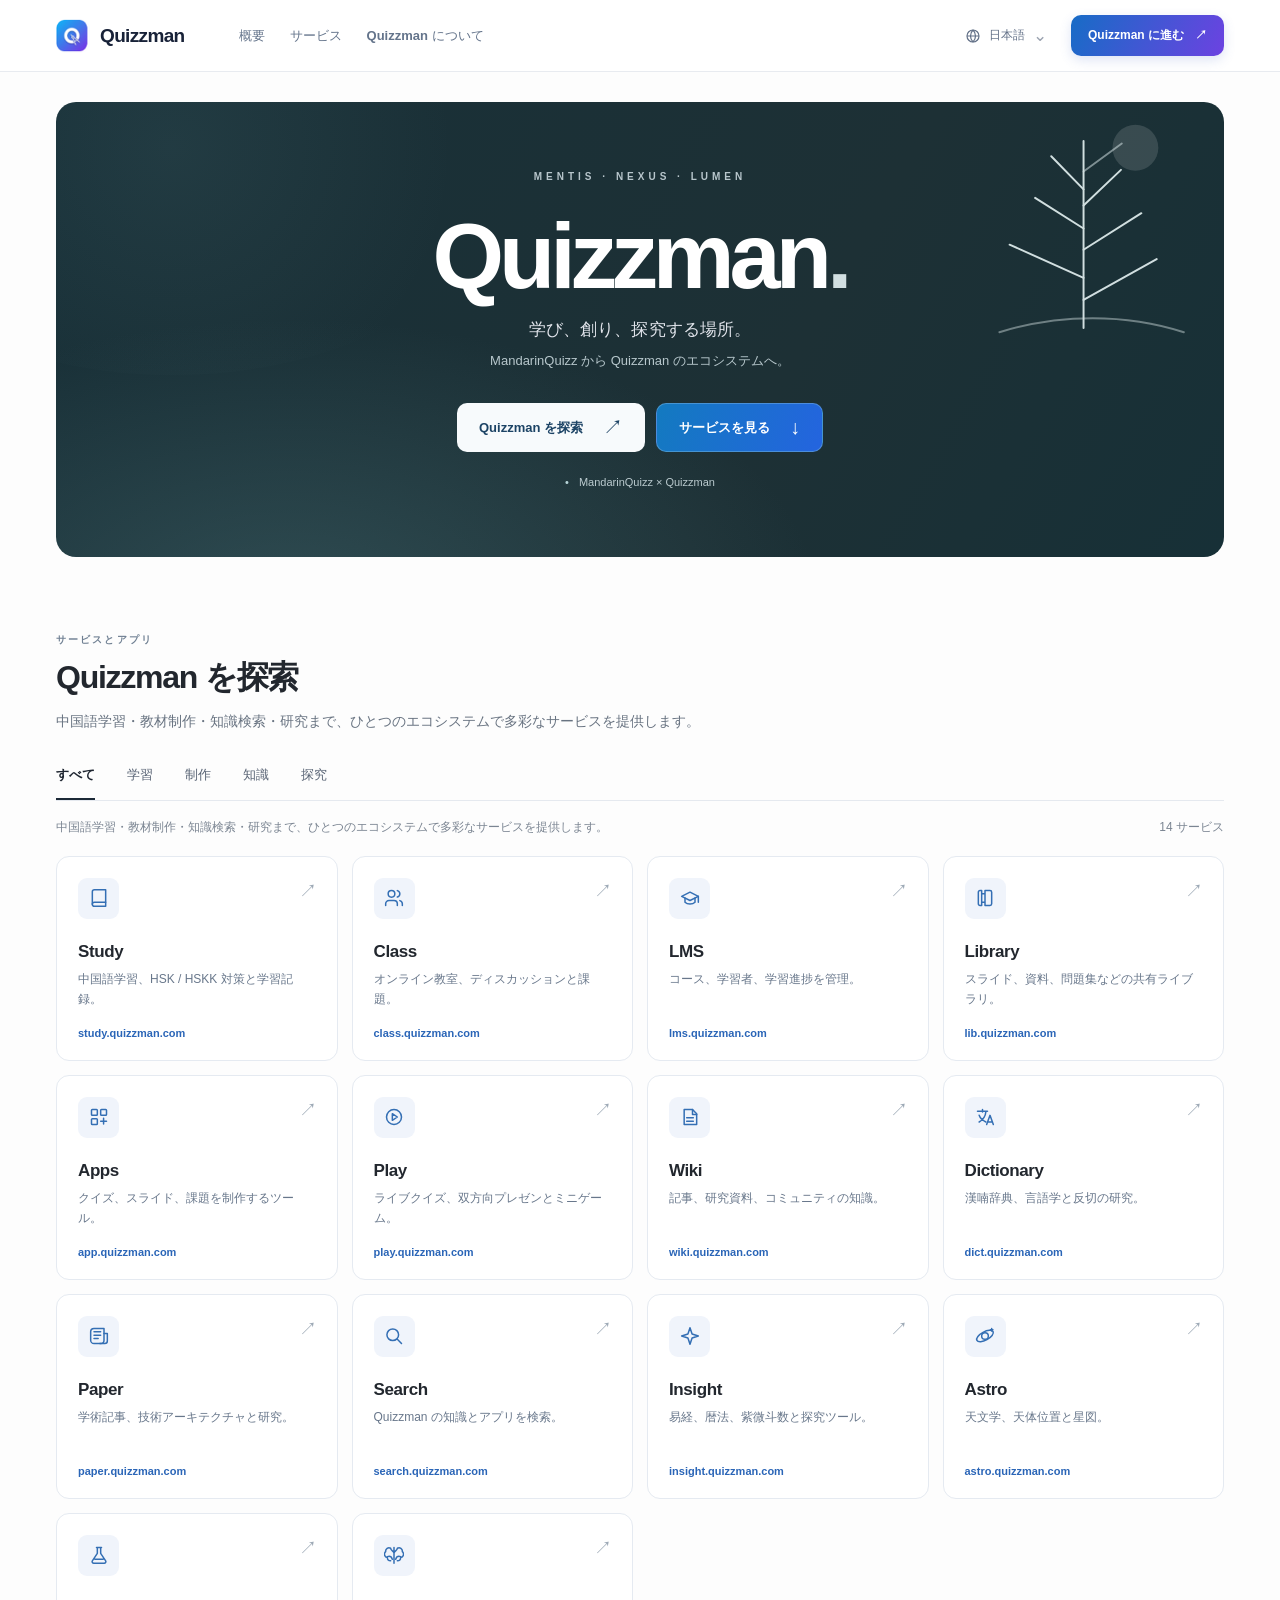
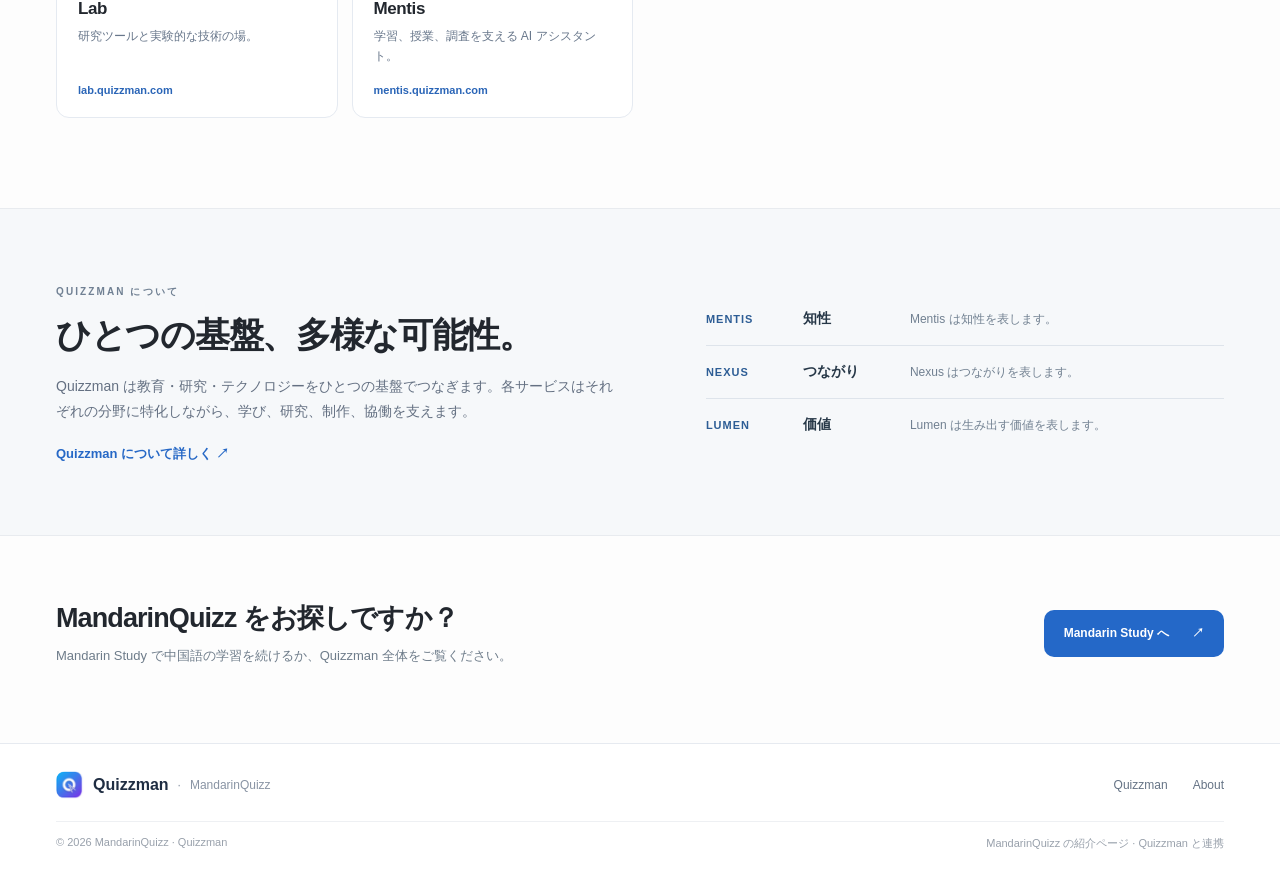
<file: ja/index.html>
<!doctype html>
<html lang="ja">
<head>
<meta charset="utf-8">
<meta name="viewport" content="width=device-width,initial-scale=1">
<meta name="theme-color" content="#ffffff">
<title>MandarinQuizz — Quizzman | Quizzman を探索</title><meta name="description" content="Quizzman は語学学習、教材制作、授業支援、研究と知識の探究をつなぐ教育テクノロジーのエコシステムです。">
<link rel="canonical" href="https://mandarinquizz.com/ja/">
<link rel="alternate" hreflang="vi" href="https://mandarinquizz.com/">
<link rel="alternate" hreflang="en" href="https://mandarinquizz.com/en/">
<link rel="alternate" hreflang="zh-CN" href="https://mandarinquizz.com/zh-cn/">
<link rel="alternate" hreflang="zh-TW" href="https://mandarinquizz.com/zh-tw/">
<link rel="alternate" hreflang="ja" href="https://mandarinquizz.com/ja/">
<link rel="alternate" hreflang="ko" href="https://mandarinquizz.com/ko/">
<link rel="alternate" hreflang="x-default" href="https://mandarinquizz.com/">
<link rel="icon" href="/assets/quizzman-logo.png" type="image/png"><link rel="apple-touch-icon" href="/assets/quizzman-logo.png">
<link rel="stylesheet" href="/assets/style.css">
<meta property="og:type" content="website"><meta property="og:site_name" content="MandarinQuizz"><meta property="og:title" content="MandarinQuizz — Quizzman | Quizzman を探索"><meta property="og:description" content="Quizzman は語学学習、教材制作、授業支援、研究と知識の探究をつなぐ教育テクノロジーのエコシステムです。"><meta property="og:url" content="https://mandarinquizz.com/ja/"><meta property="og:image" content="https://mandarinquizz.com/assets/og-cover.png"><meta name="twitter:card" content="summary_large_image">
<script type="application/ld+json">{"@context":"https://schema.org","@type":"WebPage","name":"MandarinQuizz — Quizzman | Quizzman を探索","description":"Quizzman は語学学習、教材制作、授業支援、研究と知識の探究をつなぐ教育テクノロジーのエコシステムです。","url":"https://mandarinquizz.com/ja/","about":{"@type":"Organization","name":"Quizzman","url":"https://quizzman.com/"}}</script>
</head>
<body id="top">
<a class="skip" href="#main">本文へ</a>
<header class="site-header"><div class="container navrow">
<a class="brand" href="https://quizzman.com/" aria-label="Quizzman"><img src="/assets/quizzman-logo.png" width="34" height="34" alt=""><strong>Quizzman</strong></a>
<nav class="main-nav" aria-label="Primary"><a href="#top">概要</a><a href="#services">サービス</a><a href="#about">Quizzman について</a></nav>
<div class="navtools"><details class="language"><summary aria-label="言語を選択"><svg viewBox="0 0 24 24" width="16" height="16" fill="none" stroke="currentColor" stroke-width="1.8" aria-hidden="true"><circle cx="12" cy="12" r="9"/><path d="M3 12h18M12 3c5 5 5 13 0 18M12 3c-5 5-5 13 0 18"/></svg><span>日本語</span><i>⌄</i></summary><div class="language-menu"><a href="/" lang="vi">Tiếng Việt</a><a href="/en/" lang="en">English</a><a href="/zh-cn/" lang="zh-CN">简体中文</a><a href="/zh-tw/" lang="zh-TW">繁體中文</a><a href="/ja/" lang="ja" aria-current="page">日本語</a><a href="/ko/" lang="ko">한국어</a></div></details>
<a class="nav-cta" href="https://quizzman.com/">Quizzman に進む <span aria-hidden="true">↗</span></a></div></div></header>
<main id="main"><div class="container"><section class="hero" aria-labelledby="hero-title">
<svg class="tree" viewBox="0 0 250 300" fill="none" xmlns="http://www.w3.org/2000/svg" aria-hidden="true"><circle cx="179" cy="35" r="27" fill="white" fill-opacity=".14"/><g stroke="#d9e6e7" stroke-width="2.3" stroke-linecap="round" stroke-linejoin="round"><path d="M118 247V27"/><path d="M118 84 80 45M118 103 162 61M118 130 61 94M118 155 186 112M118 188 31 149M118 214 204 166"/><path d="M118 63 163 30" opacity=".55"/><path d="M19 252c71-22 149-22 217 0" opacity=".46"/></g></svg><div class="hero-center"><div class="hero-kicker">MENTIS · NEXUS · LUMEN</div><h1 id="hero-title">Quizzman<span>.</span></h1><p class="hero-lead">学び、創り、探究する場所。</p><p class="hero-origin">MandarinQuizz から Quizzman のエコシステムへ。</p><div class="hero-actions"><a class="hero-button hero-button-light" href="https://quizzman.com/">Quizzman を探索 <span>↗</span></a><a class="hero-button hero-button-blue" href="#services">サービスを見る <span>↓</span></a></div><div class="hero-caption"><span>•</span> MandarinQuizz × Quizzman</div></div></section></div>
<section class="services-section container" id="services"><div class="section-heading"><span class="overline">サービスとアプリ</span><h2>Quizzman を探索</h2><p>中国語学習・教材制作・知識検索・研究まで、ひとつのエコシステムで多彩なサービスを提供します。</p></div><div class="filterbar" role="group" aria-label="Filter services"><button type="button" class="filter" data-filter="-1" aria-pressed="true">すべて</button><button type="button" class="filter" data-filter="0" aria-pressed="false">学習</button><button type="button" class="filter" data-filter="1" aria-pressed="false">制作</button><button type="button" class="filter" data-filter="2" aria-pressed="false">知識</button><button type="button" class="filter" data-filter="3" aria-pressed="false">探究</button></div><div class="service-meta"><span id="filter-note">中国語学習・教材制作・知識検索・研究まで、ひとつのエコシステムで多彩なサービスを提供します。</span><span id="service-count">14 サービス</span></div><div class="service-grid"><a class="service-card" data-group="0" href="https://study.quizzman.com/" target="_blank" rel="noopener noreferrer"><span class="card-icon"><svg viewBox="0 0 24 24" fill="none" stroke="currentColor" stroke-width="1.8" stroke-linecap="round" stroke-linejoin="round" aria-hidden="true"><path d="M4 19.5A2.5 2.5 0 016.5 17H20"/><path d="M6.5 2H20v20H6.5A2.5 2.5 0 014 19.5v-15A2.5 2.5 0 016.5 2z"/></svg></span><span class="card-arrow" aria-hidden="true">↗</span><strong>Study</strong><p>中国語学習、HSK / HSKK 対策と学習記録。</p><span class="card-domain">study.quizzman.com</span></a><a class="service-card" data-group="0" href="https://class.quizzman.com/" target="_blank" rel="noopener noreferrer"><span class="card-icon"><svg viewBox="0 0 24 24" fill="none" stroke="currentColor" stroke-width="1.8" stroke-linecap="round" stroke-linejoin="round" aria-hidden="true"><path d="M16 21v-2a4 4 0 00-4-4H6a4 4 0 00-4 4v2"/><circle cx="9" cy="7" r="4"/><path d="M22 21v-2a4 4 0 00-3-3.87M16 3.13a4 4 0 010 7.75"/></svg></span><span class="card-arrow" aria-hidden="true">↗</span><strong>Class</strong><p>オンライン教室、ディスカッションと課題。</p><span class="card-domain">class.quizzman.com</span></a><a class="service-card" data-group="0" href="https://lms.quizzman.com/" target="_blank" rel="noopener noreferrer"><span class="card-icon"><svg viewBox="0 0 24 24" fill="none" stroke="currentColor" stroke-width="1.8" stroke-linecap="round" stroke-linejoin="round" aria-hidden="true"><path d="m2 10 10-5 10 5-10 5-10-5z"/><path d="M6 12v5c3 3 9 3 12 0v-5M22 10v7"/></svg></span><span class="card-arrow" aria-hidden="true">↗</span><strong>LMS</strong><p>コース、学習者、学習進捗を管理。</p><span class="card-domain">lms.quizzman.com</span></a><a class="service-card" data-group="0" href="https://lib.quizzman.com/" target="_blank" rel="noopener noreferrer"><span class="card-icon"><svg viewBox="0 0 24 24" fill="none" stroke="currentColor" stroke-width="1.8" stroke-linecap="round" stroke-linejoin="round" aria-hidden="true"><path d="M4 19V5a2 2 0 012-2h2v18H6a2 2 0 01-2-2zM12 3h6a2 2 0 012 2v14a2 2 0 01-2 2h-6V3zM8 7h4M8 17h4"/></svg></span><span class="card-arrow" aria-hidden="true">↗</span><strong>Library</strong><p>スライド、資料、問題集などの共有ライブラリ。</p><span class="card-domain">lib.quizzman.com</span></a><a class="service-card" data-group="1" href="https://app.quizzman.com/" target="_blank" rel="noopener noreferrer"><span class="card-icon"><svg viewBox="0 0 24 24" fill="none" stroke="currentColor" stroke-width="1.8" stroke-linecap="round" stroke-linejoin="round" aria-hidden="true"><rect x="3" y="3" width="7" height="7" rx="1"/><rect x="14" y="3" width="7" height="7" rx="1"/><rect x="3" y="14" width="7" height="7" rx="1"/><path d="M14 17h7m-3.5-3.5v7"/></svg></span><span class="card-arrow" aria-hidden="true">↗</span><strong>Apps</strong><p>クイズ、スライド、課題を制作するツール。</p><span class="card-domain">app.quizzman.com</span></a><a class="service-card" data-group="1" href="https://play.quizzman.com/" target="_blank" rel="noopener noreferrer"><span class="card-icon"><svg viewBox="0 0 24 24" fill="none" stroke="currentColor" stroke-width="1.8" stroke-linecap="round" stroke-linejoin="round" aria-hidden="true"><circle cx="12" cy="12" r="9"/><path d="m10 8 6 4-6 4V8z"/></svg></span><span class="card-arrow" aria-hidden="true">↗</span><strong>Play</strong><p>ライブクイズ、双方向プレゼンとミニゲーム。</p><span class="card-domain">play.quizzman.com</span></a><a class="service-card" data-group="2" href="https://wiki.quizzman.com/" target="_blank" rel="noopener noreferrer"><span class="card-icon"><svg viewBox="0 0 24 24" fill="none" stroke="currentColor" stroke-width="1.8" stroke-linecap="round" stroke-linejoin="round" aria-hidden="true"><path d="M5 3h10l5 5v13H5z"/><path d="M15 3v6h5M8 13h8M8 17h8"/></svg></span><span class="card-arrow" aria-hidden="true">↗</span><strong>Wiki</strong><p>記事、研究資料、コミュニティの知識。</p><span class="card-domain">wiki.quizzman.com</span></a><a class="service-card" data-group="2" href="https://dict.quizzman.com/" target="_blank" rel="noopener noreferrer"><span class="card-icon"><svg viewBox="0 0 24 24" fill="none" stroke="currentColor" stroke-width="1.8" stroke-linecap="round" stroke-linejoin="round" aria-hidden="true"><path d="M3 5h12M9 3v3m4 0c-.4 5-3 9-8 12M5 10c1 3 4 6 8 8M14 21l4-11 4 11m-7-3h6"/></svg></span><span class="card-arrow" aria-hidden="true">↗</span><strong>Dictionary</strong><p>漢喃辞典、言語学と反切の研究。</p><span class="card-domain">dict.quizzman.com</span></a><a class="service-card" data-group="2" href="https://paper.quizzman.com/" target="_blank" rel="noopener noreferrer"><span class="card-icon"><svg viewBox="0 0 24 24" fill="none" stroke="currentColor" stroke-width="1.8" stroke-linecap="round" stroke-linejoin="round" aria-hidden="true"><path d="M6 3h12v14a4 4 0 01-4 4H6a4 4 0 01-4-4V7a4 4 0 014-4z"/><path d="M6 7h8M6 11h8M6 15h5M18 9h4v9a3 3 0 01-3 3h-6"/></svg></span><span class="card-arrow" aria-hidden="true">↗</span><strong>Paper</strong><p>学術記事、技術アーキテクチャと研究。</p><span class="card-domain">paper.quizzman.com</span></a><a class="service-card" data-group="2" href="https://search.quizzman.com/" target="_blank" rel="noopener noreferrer"><span class="card-icon"><svg viewBox="0 0 24 24" fill="none" stroke="currentColor" stroke-width="1.8" stroke-linecap="round" stroke-linejoin="round" aria-hidden="true"><circle cx="10.5" cy="10.5" r="7"/><path d="m16 16 5 5"/></svg></span><span class="card-arrow" aria-hidden="true">↗</span><strong>Search</strong><p>Quizzman の知識とアプリを検索。</p><span class="card-domain">search.quizzman.com</span></a><a class="service-card" data-group="3" href="https://insight.quizzman.com/" target="_blank" rel="noopener noreferrer"><span class="card-icon"><svg viewBox="0 0 24 24" fill="none" stroke="currentColor" stroke-width="1.8" stroke-linecap="round" stroke-linejoin="round" aria-hidden="true"><path d="M12 2 9.5 9.5 2 12l7.5 2.5L12 22l2.5-7.5L22 12l-7.5-2.5L12 2z"/></svg></span><span class="card-arrow" aria-hidden="true">↗</span><strong>Insight</strong><p>易経、暦法、紫微斗数と探究ツール。</p><span class="card-domain">insight.quizzman.com</span></a><a class="service-card" data-group="3" href="https://astro.quizzman.com/" target="_blank" rel="noopener noreferrer"><span class="card-icon"><svg viewBox="0 0 24 24" fill="none" stroke="currentColor" stroke-width="1.8" stroke-linecap="round" stroke-linejoin="round" aria-hidden="true"><circle cx="12" cy="12" r="4"/><ellipse cx="12" cy="12" rx="11" ry="5" transform="rotate(-28 12 12)"/><path d="M20 3v3M18.5 4.5h3"/></svg></span><span class="card-arrow" aria-hidden="true">↗</span><strong>Astro</strong><p>天文学、天体位置と星図。</p><span class="card-domain">astro.quizzman.com</span></a><a class="service-card" data-group="3" href="https://lab.quizzman.com/" target="_blank" rel="noopener noreferrer"><span class="card-icon"><svg viewBox="0 0 24 24" fill="none" stroke="currentColor" stroke-width="1.8" stroke-linecap="round" stroke-linejoin="round" aria-hidden="true"><path d="M9 3h6m-5 0v7l-6 9a2 2 0 001.7 3h12.6a2 2 0 001.7-3l-6-9V3M7 17h10"/></svg></span><span class="card-arrow" aria-hidden="true">↗</span><strong>Lab</strong><p>研究ツールと実験的な技術の場。</p><span class="card-domain">lab.quizzman.com</span></a><a class="service-card" data-group="3" href="https://mentis.quizzman.com/" target="_blank" rel="noopener noreferrer"><span class="card-icon"><svg viewBox="0 0 24 24" fill="none" stroke="currentColor" stroke-width="1.8" stroke-linecap="round" stroke-linejoin="round" aria-hidden="true"><path d="M12 18v4M8 4a4 4 0 00-6 4 4 4 0 002 7 4 4 0 004 4M16 4a4 4 0 016 4 4 4 0 01-2 7 4 4 0 01-4 4M12 3v15M8 4c0 3 4 3 4 6m4-6c0 3-4 3-4 6M4 14c3-1 5 0 6 3m10-3c-3-1-5 0-6 3"/></svg></span><span class="card-arrow" aria-hidden="true">↗</span><strong>Mentis</strong><p>学習、授業、調査を支える AI アシスタント。</p><span class="card-domain">mentis.quizzman.com</span></a></div></section>
<section class="about-section" id="about"><div class="container about-grid"><div class="about-copy"><span class="overline">QUIZZMAN について</span><h2>ひとつの基盤、多様な可能性。</h2><p>Quizzman は教育・研究・テクノロジーをひとつの基盤でつなぎます。各サービスはそれぞれの分野に特化しながら、学び、研究、制作、協働を支えます。</p><a class="text-link" href="https://quizzman.com/about">Quizzman について詳しく<span aria-hidden="true"> ↗</span></a></div><div class="values"><div class="value"><b>MENTIS</b><span>知性</span><small>Mentis は知性を表します。</small></div><div class="value"><b>NEXUS</b><span>つながり</span><small>Nexus はつながりを表します。</small></div><div class="value"><b>LUMEN</b><span>価値</span><small>Lumen は生み出す価値を表します。</small></div></div></div></section>
<section class="closing container"><div><h2>MandarinQuizz をお探しですか？</h2><p>Mandarin Study で中国語の学習を続けるか、Quizzman 全体をご覧ください。</p></div><a href="https://study.quizzman.com/" class="study-btn">Mandarin Study へ <span aria-hidden="true">↗</span></a></section>
</main><footer class="footer"><div class="container footer-row"><div class="footer-brand"><img src="/assets/quizzman-logo.png" alt="" width="28" height="28"><strong>Quizzman</strong><span>·</span><span>MandarinQuizz</span></div><div class="footer-links"><a href="https://quizzman.com/">Quizzman</a><a href="https://quizzman.com/about">About</a></div></div><div class="container footbottom">© 2026 MandarinQuizz · Quizzman <span>MandarinQuizz の紹介ページ · Quizzman と連携</span></div></footer>
<script src="/assets/main.js" defer></script>
</body></html>
</file>
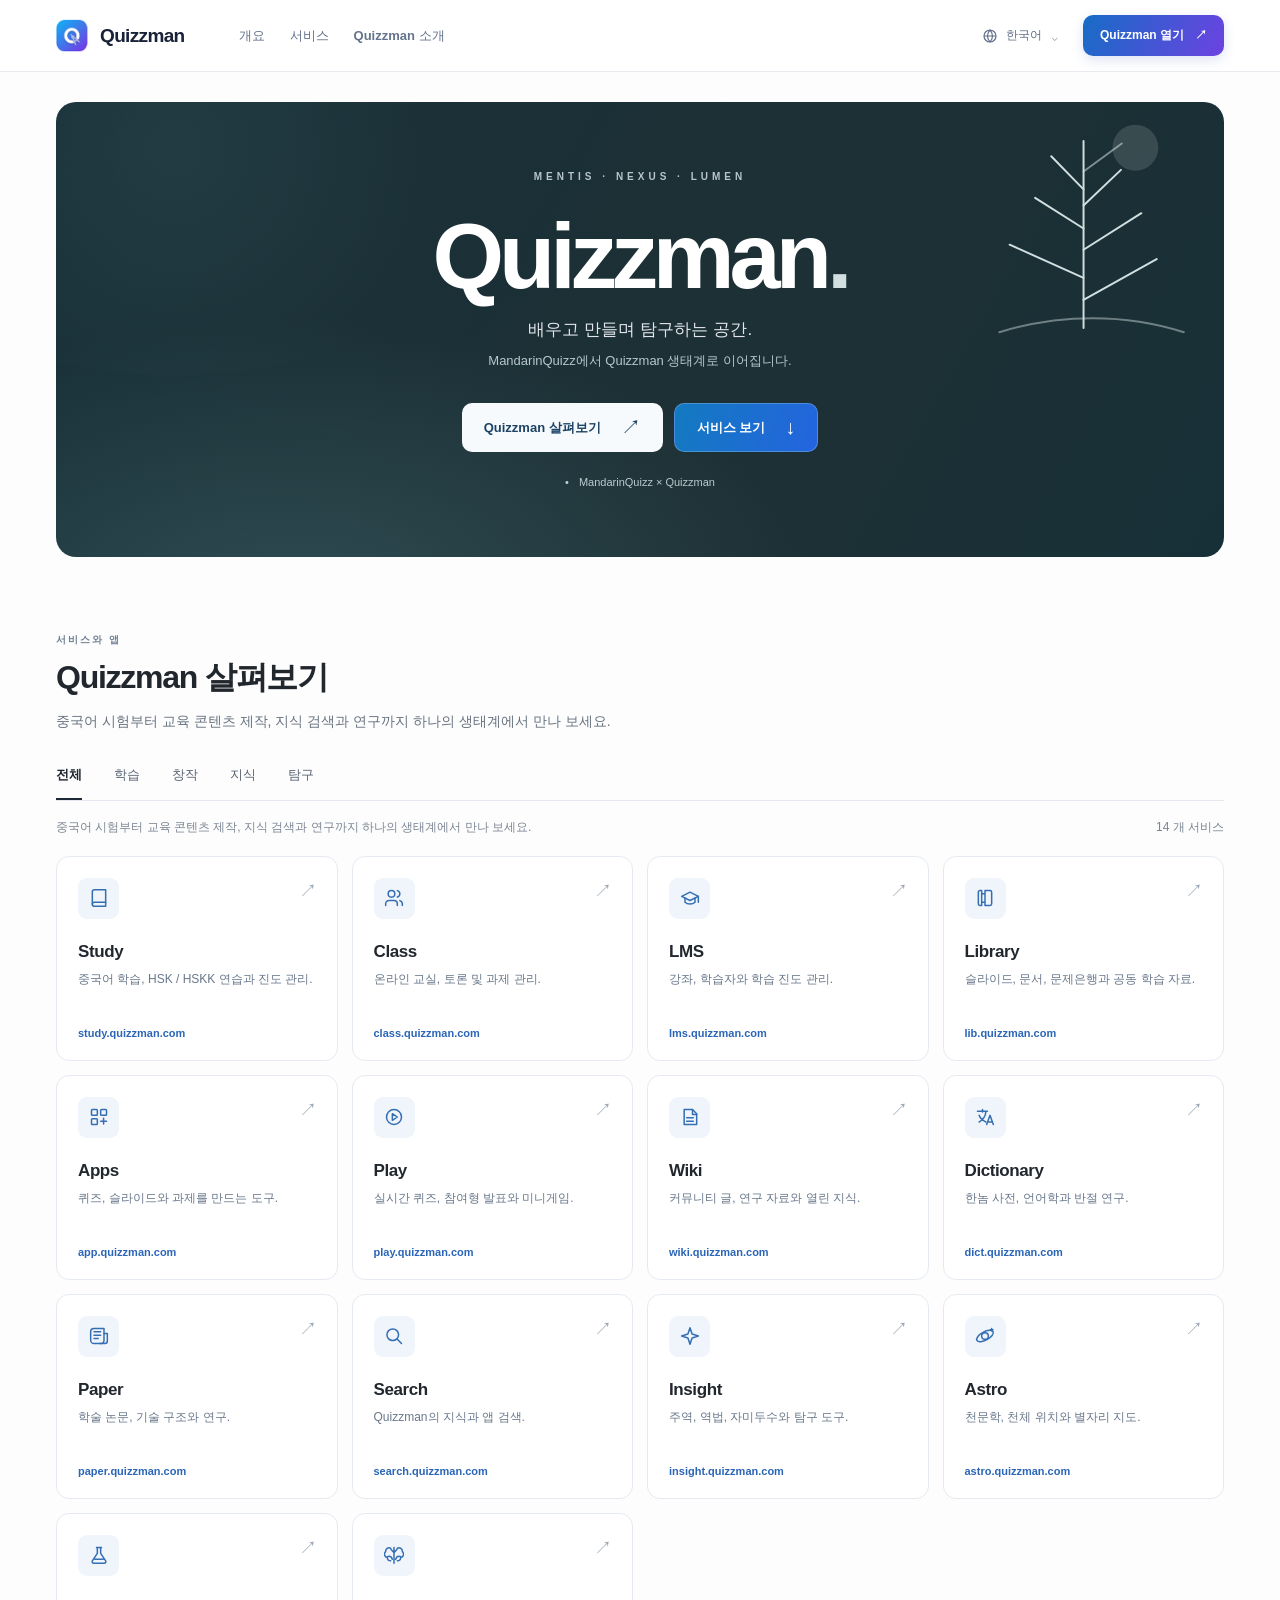
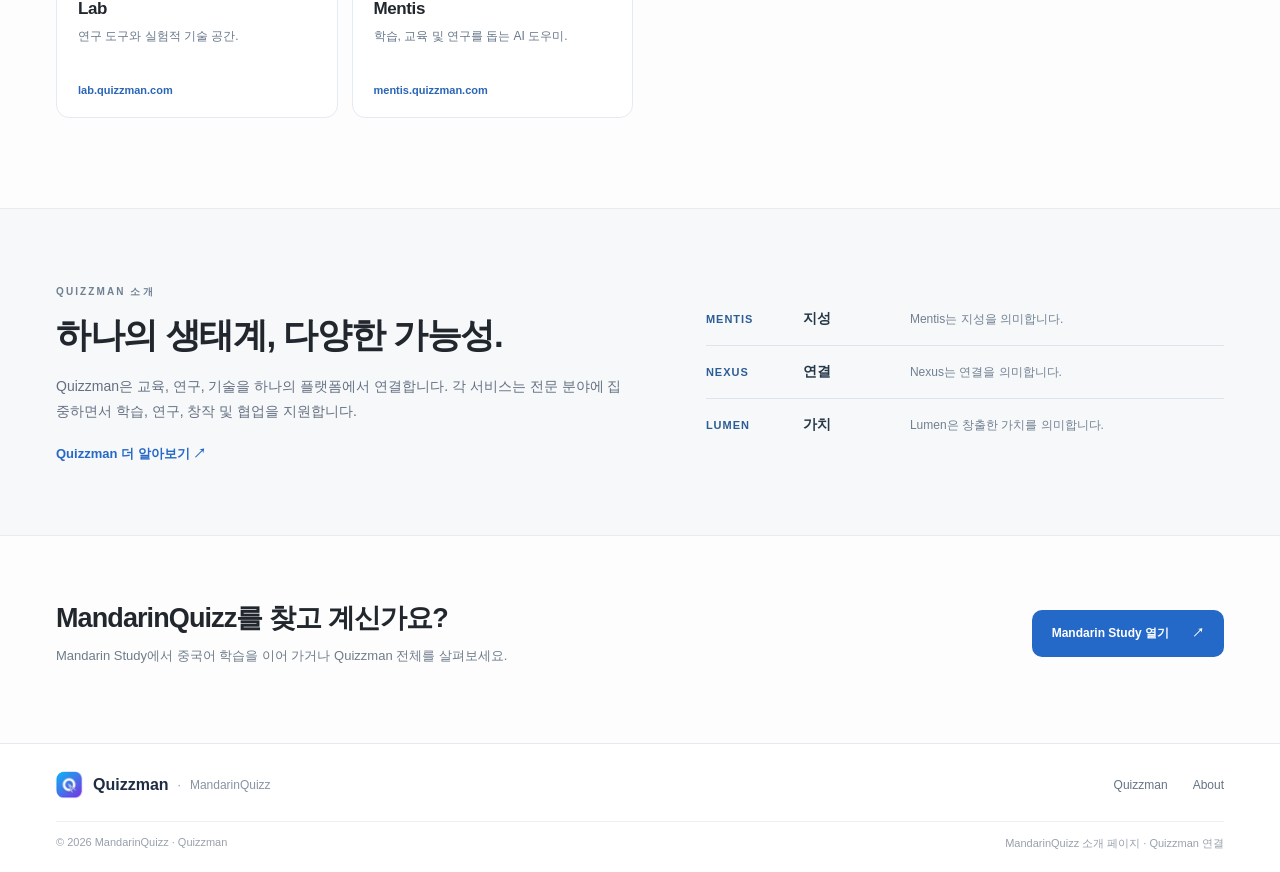
<file: ko/index.html>
<!doctype html>
<html lang="ko">
<head>
<meta charset="utf-8">
<meta name="viewport" content="width=device-width,initial-scale=1">
<meta name="theme-color" content="#ffffff">
<title>MandarinQuizz — Quizzman | Quizzman 살펴보기</title><meta name="description" content="Quizzman은 중국어 학습, 교육 콘텐츠 제작, 실시간 수업, 연구와 지식 탐구를 연결하는 교육 기술 생태계입니다.">
<link rel="canonical" href="https://mandarinquizz.com/ko/">
<link rel="alternate" hreflang="vi" href="https://mandarinquizz.com/">
<link rel="alternate" hreflang="en" href="https://mandarinquizz.com/en/">
<link rel="alternate" hreflang="zh-CN" href="https://mandarinquizz.com/zh-cn/">
<link rel="alternate" hreflang="zh-TW" href="https://mandarinquizz.com/zh-tw/">
<link rel="alternate" hreflang="ja" href="https://mandarinquizz.com/ja/">
<link rel="alternate" hreflang="ko" href="https://mandarinquizz.com/ko/">
<link rel="alternate" hreflang="x-default" href="https://mandarinquizz.com/">
<link rel="icon" href="/assets/quizzman-logo.png" type="image/png"><link rel="apple-touch-icon" href="/assets/quizzman-logo.png">
<link rel="stylesheet" href="/assets/style.css">
<meta property="og:type" content="website"><meta property="og:site_name" content="MandarinQuizz"><meta property="og:title" content="MandarinQuizz — Quizzman | Quizzman 살펴보기"><meta property="og:description" content="Quizzman은 중국어 학습, 교육 콘텐츠 제작, 실시간 수업, 연구와 지식 탐구를 연결하는 교육 기술 생태계입니다."><meta property="og:url" content="https://mandarinquizz.com/ko/"><meta property="og:image" content="https://mandarinquizz.com/assets/og-cover.png"><meta name="twitter:card" content="summary_large_image">
<script type="application/ld+json">{"@context":"https://schema.org","@type":"WebPage","name":"MandarinQuizz — Quizzman | Quizzman 살펴보기","description":"Quizzman은 중국어 학습, 교육 콘텐츠 제작, 실시간 수업, 연구와 지식 탐구를 연결하는 교육 기술 생태계입니다.","url":"https://mandarinquizz.com/ko/","about":{"@type":"Organization","name":"Quizzman","url":"https://quizzman.com/"}}</script>
</head>
<body id="top">
<a class="skip" href="#main">본문으로 건너뛰기</a>
<header class="site-header"><div class="container navrow">
<a class="brand" href="https://quizzman.com/" aria-label="Quizzman"><img src="/assets/quizzman-logo.png" width="34" height="34" alt=""><strong>Quizzman</strong></a>
<nav class="main-nav" aria-label="Primary"><a href="#top">개요</a><a href="#services">서비스</a><a href="#about">Quizzman 소개</a></nav>
<div class="navtools"><details class="language"><summary aria-label="언어 선택"><svg viewBox="0 0 24 24" width="16" height="16" fill="none" stroke="currentColor" stroke-width="1.8" aria-hidden="true"><circle cx="12" cy="12" r="9"/><path d="M3 12h18M12 3c5 5 5 13 0 18M12 3c-5 5-5 13 0 18"/></svg><span>한국어</span><i>⌄</i></summary><div class="language-menu"><a href="/" lang="vi">Tiếng Việt</a><a href="/en/" lang="en">English</a><a href="/zh-cn/" lang="zh-CN">简体中文</a><a href="/zh-tw/" lang="zh-TW">繁體中文</a><a href="/ja/" lang="ja">日本語</a><a href="/ko/" lang="ko" aria-current="page">한국어</a></div></details>
<a class="nav-cta" href="https://quizzman.com/">Quizzman 열기 <span aria-hidden="true">↗</span></a></div></div></header>
<main id="main"><div class="container"><section class="hero" aria-labelledby="hero-title">
<svg class="tree" viewBox="0 0 250 300" fill="none" xmlns="http://www.w3.org/2000/svg" aria-hidden="true"><circle cx="179" cy="35" r="27" fill="white" fill-opacity=".14"/><g stroke="#d9e6e7" stroke-width="2.3" stroke-linecap="round" stroke-linejoin="round"><path d="M118 247V27"/><path d="M118 84 80 45M118 103 162 61M118 130 61 94M118 155 186 112M118 188 31 149M118 214 204 166"/><path d="M118 63 163 30" opacity=".55"/><path d="M19 252c71-22 149-22 217 0" opacity=".46"/></g></svg><div class="hero-center"><div class="hero-kicker">MENTIS · NEXUS · LUMEN</div><h1 id="hero-title">Quizzman<span>.</span></h1><p class="hero-lead">배우고 만들며 탐구하는 공간.</p><p class="hero-origin">MandarinQuizz에서 Quizzman 생태계로 이어집니다.</p><div class="hero-actions"><a class="hero-button hero-button-light" href="https://quizzman.com/">Quizzman 살펴보기 <span>↗</span></a><a class="hero-button hero-button-blue" href="#services">서비스 보기 <span>↓</span></a></div><div class="hero-caption"><span>•</span> MandarinQuizz × Quizzman</div></div></section></div>
<section class="services-section container" id="services"><div class="section-heading"><span class="overline">서비스와 앱</span><h2>Quizzman 살펴보기</h2><p>중국어 시험부터 교육 콘텐츠 제작, 지식 검색과 연구까지 하나의 생태계에서 만나 보세요.</p></div><div class="filterbar" role="group" aria-label="Filter services"><button type="button" class="filter" data-filter="-1" aria-pressed="true">전체</button><button type="button" class="filter" data-filter="0" aria-pressed="false">학습</button><button type="button" class="filter" data-filter="1" aria-pressed="false">창작</button><button type="button" class="filter" data-filter="2" aria-pressed="false">지식</button><button type="button" class="filter" data-filter="3" aria-pressed="false">탐구</button></div><div class="service-meta"><span id="filter-note">중국어 시험부터 교육 콘텐츠 제작, 지식 검색과 연구까지 하나의 생태계에서 만나 보세요.</span><span id="service-count">14 개 서비스</span></div><div class="service-grid"><a class="service-card" data-group="0" href="https://study.quizzman.com/" target="_blank" rel="noopener noreferrer"><span class="card-icon"><svg viewBox="0 0 24 24" fill="none" stroke="currentColor" stroke-width="1.8" stroke-linecap="round" stroke-linejoin="round" aria-hidden="true"><path d="M4 19.5A2.5 2.5 0 016.5 17H20"/><path d="M6.5 2H20v20H6.5A2.5 2.5 0 014 19.5v-15A2.5 2.5 0 016.5 2z"/></svg></span><span class="card-arrow" aria-hidden="true">↗</span><strong>Study</strong><p>중국어 학습, HSK / HSKK 연습과 진도 관리.</p><span class="card-domain">study.quizzman.com</span></a><a class="service-card" data-group="0" href="https://class.quizzman.com/" target="_blank" rel="noopener noreferrer"><span class="card-icon"><svg viewBox="0 0 24 24" fill="none" stroke="currentColor" stroke-width="1.8" stroke-linecap="round" stroke-linejoin="round" aria-hidden="true"><path d="M16 21v-2a4 4 0 00-4-4H6a4 4 0 00-4 4v2"/><circle cx="9" cy="7" r="4"/><path d="M22 21v-2a4 4 0 00-3-3.87M16 3.13a4 4 0 010 7.75"/></svg></span><span class="card-arrow" aria-hidden="true">↗</span><strong>Class</strong><p>온라인 교실, 토론 및 과제 관리.</p><span class="card-domain">class.quizzman.com</span></a><a class="service-card" data-group="0" href="https://lms.quizzman.com/" target="_blank" rel="noopener noreferrer"><span class="card-icon"><svg viewBox="0 0 24 24" fill="none" stroke="currentColor" stroke-width="1.8" stroke-linecap="round" stroke-linejoin="round" aria-hidden="true"><path d="m2 10 10-5 10 5-10 5-10-5z"/><path d="M6 12v5c3 3 9 3 12 0v-5M22 10v7"/></svg></span><span class="card-arrow" aria-hidden="true">↗</span><strong>LMS</strong><p>강좌, 학습자와 학습 진도 관리.</p><span class="card-domain">lms.quizzman.com</span></a><a class="service-card" data-group="0" href="https://lib.quizzman.com/" target="_blank" rel="noopener noreferrer"><span class="card-icon"><svg viewBox="0 0 24 24" fill="none" stroke="currentColor" stroke-width="1.8" stroke-linecap="round" stroke-linejoin="round" aria-hidden="true"><path d="M4 19V5a2 2 0 012-2h2v18H6a2 2 0 01-2-2zM12 3h6a2 2 0 012 2v14a2 2 0 01-2 2h-6V3zM8 7h4M8 17h4"/></svg></span><span class="card-arrow" aria-hidden="true">↗</span><strong>Library</strong><p>슬라이드, 문서, 문제은행과 공동 학습 자료.</p><span class="card-domain">lib.quizzman.com</span></a><a class="service-card" data-group="1" href="https://app.quizzman.com/" target="_blank" rel="noopener noreferrer"><span class="card-icon"><svg viewBox="0 0 24 24" fill="none" stroke="currentColor" stroke-width="1.8" stroke-linecap="round" stroke-linejoin="round" aria-hidden="true"><rect x="3" y="3" width="7" height="7" rx="1"/><rect x="14" y="3" width="7" height="7" rx="1"/><rect x="3" y="14" width="7" height="7" rx="1"/><path d="M14 17h7m-3.5-3.5v7"/></svg></span><span class="card-arrow" aria-hidden="true">↗</span><strong>Apps</strong><p>퀴즈, 슬라이드와 과제를 만드는 도구.</p><span class="card-domain">app.quizzman.com</span></a><a class="service-card" data-group="1" href="https://play.quizzman.com/" target="_blank" rel="noopener noreferrer"><span class="card-icon"><svg viewBox="0 0 24 24" fill="none" stroke="currentColor" stroke-width="1.8" stroke-linecap="round" stroke-linejoin="round" aria-hidden="true"><circle cx="12" cy="12" r="9"/><path d="m10 8 6 4-6 4V8z"/></svg></span><span class="card-arrow" aria-hidden="true">↗</span><strong>Play</strong><p>실시간 퀴즈, 참여형 발표와 미니게임.</p><span class="card-domain">play.quizzman.com</span></a><a class="service-card" data-group="2" href="https://wiki.quizzman.com/" target="_blank" rel="noopener noreferrer"><span class="card-icon"><svg viewBox="0 0 24 24" fill="none" stroke="currentColor" stroke-width="1.8" stroke-linecap="round" stroke-linejoin="round" aria-hidden="true"><path d="M5 3h10l5 5v13H5z"/><path d="M15 3v6h5M8 13h8M8 17h8"/></svg></span><span class="card-arrow" aria-hidden="true">↗</span><strong>Wiki</strong><p>커뮤니티 글, 연구 자료와 열린 지식.</p><span class="card-domain">wiki.quizzman.com</span></a><a class="service-card" data-group="2" href="https://dict.quizzman.com/" target="_blank" rel="noopener noreferrer"><span class="card-icon"><svg viewBox="0 0 24 24" fill="none" stroke="currentColor" stroke-width="1.8" stroke-linecap="round" stroke-linejoin="round" aria-hidden="true"><path d="M3 5h12M9 3v3m4 0c-.4 5-3 9-8 12M5 10c1 3 4 6 8 8M14 21l4-11 4 11m-7-3h6"/></svg></span><span class="card-arrow" aria-hidden="true">↗</span><strong>Dictionary</strong><p>한놈 사전, 언어학과 반절 연구.</p><span class="card-domain">dict.quizzman.com</span></a><a class="service-card" data-group="2" href="https://paper.quizzman.com/" target="_blank" rel="noopener noreferrer"><span class="card-icon"><svg viewBox="0 0 24 24" fill="none" stroke="currentColor" stroke-width="1.8" stroke-linecap="round" stroke-linejoin="round" aria-hidden="true"><path d="M6 3h12v14a4 4 0 01-4 4H6a4 4 0 01-4-4V7a4 4 0 014-4z"/><path d="M6 7h8M6 11h8M6 15h5M18 9h4v9a3 3 0 01-3 3h-6"/></svg></span><span class="card-arrow" aria-hidden="true">↗</span><strong>Paper</strong><p>학술 논문, 기술 구조와 연구.</p><span class="card-domain">paper.quizzman.com</span></a><a class="service-card" data-group="2" href="https://search.quizzman.com/" target="_blank" rel="noopener noreferrer"><span class="card-icon"><svg viewBox="0 0 24 24" fill="none" stroke="currentColor" stroke-width="1.8" stroke-linecap="round" stroke-linejoin="round" aria-hidden="true"><circle cx="10.5" cy="10.5" r="7"/><path d="m16 16 5 5"/></svg></span><span class="card-arrow" aria-hidden="true">↗</span><strong>Search</strong><p>Quizzman의 지식과 앱 검색.</p><span class="card-domain">search.quizzman.com</span></a><a class="service-card" data-group="3" href="https://insight.quizzman.com/" target="_blank" rel="noopener noreferrer"><span class="card-icon"><svg viewBox="0 0 24 24" fill="none" stroke="currentColor" stroke-width="1.8" stroke-linecap="round" stroke-linejoin="round" aria-hidden="true"><path d="M12 2 9.5 9.5 2 12l7.5 2.5L12 22l2.5-7.5L22 12l-7.5-2.5L12 2z"/></svg></span><span class="card-arrow" aria-hidden="true">↗</span><strong>Insight</strong><p>주역, 역법, 자미두수와 탐구 도구.</p><span class="card-domain">insight.quizzman.com</span></a><a class="service-card" data-group="3" href="https://astro.quizzman.com/" target="_blank" rel="noopener noreferrer"><span class="card-icon"><svg viewBox="0 0 24 24" fill="none" stroke="currentColor" stroke-width="1.8" stroke-linecap="round" stroke-linejoin="round" aria-hidden="true"><circle cx="12" cy="12" r="4"/><ellipse cx="12" cy="12" rx="11" ry="5" transform="rotate(-28 12 12)"/><path d="M20 3v3M18.5 4.5h3"/></svg></span><span class="card-arrow" aria-hidden="true">↗</span><strong>Astro</strong><p>천문학, 천체 위치와 별자리 지도.</p><span class="card-domain">astro.quizzman.com</span></a><a class="service-card" data-group="3" href="https://lab.quizzman.com/" target="_blank" rel="noopener noreferrer"><span class="card-icon"><svg viewBox="0 0 24 24" fill="none" stroke="currentColor" stroke-width="1.8" stroke-linecap="round" stroke-linejoin="round" aria-hidden="true"><path d="M9 3h6m-5 0v7l-6 9a2 2 0 001.7 3h12.6a2 2 0 001.7-3l-6-9V3M7 17h10"/></svg></span><span class="card-arrow" aria-hidden="true">↗</span><strong>Lab</strong><p>연구 도구와 실험적 기술 공간.</p><span class="card-domain">lab.quizzman.com</span></a><a class="service-card" data-group="3" href="https://mentis.quizzman.com/" target="_blank" rel="noopener noreferrer"><span class="card-icon"><svg viewBox="0 0 24 24" fill="none" stroke="currentColor" stroke-width="1.8" stroke-linecap="round" stroke-linejoin="round" aria-hidden="true"><path d="M12 18v4M8 4a4 4 0 00-6 4 4 4 0 002 7 4 4 0 004 4M16 4a4 4 0 016 4 4 4 0 01-2 7 4 4 0 01-4 4M12 3v15M8 4c0 3 4 3 4 6m4-6c0 3-4 3-4 6M4 14c3-1 5 0 6 3m10-3c-3-1-5 0-6 3"/></svg></span><span class="card-arrow" aria-hidden="true">↗</span><strong>Mentis</strong><p>학습, 교육 및 연구를 돕는 AI 도우미.</p><span class="card-domain">mentis.quizzman.com</span></a></div></section>
<section class="about-section" id="about"><div class="container about-grid"><div class="about-copy"><span class="overline">QUIZZMAN 소개</span><h2>하나의 생태계, 다양한 가능성.</h2><p>Quizzman은 교육, 연구, 기술을 하나의 플랫폼에서 연결합니다. 각 서비스는 전문 분야에 집중하면서 학습, 연구, 창작 및 협업을 지원합니다.</p><a class="text-link" href="https://quizzman.com/about">Quizzman 더 알아보기<span aria-hidden="true"> ↗</span></a></div><div class="values"><div class="value"><b>MENTIS</b><span>지성</span><small>Mentis는 지성을 의미합니다.</small></div><div class="value"><b>NEXUS</b><span>연결</span><small>Nexus는 연결을 의미합니다.</small></div><div class="value"><b>LUMEN</b><span>가치</span><small>Lumen은 창출한 가치를 의미합니다.</small></div></div></div></section>
<section class="closing container"><div><h2>MandarinQuizz를 찾고 계신가요?</h2><p>Mandarin Study에서 중국어 학습을 이어 가거나 Quizzman 전체를 살펴보세요.</p></div><a href="https://study.quizzman.com/" class="study-btn">Mandarin Study 열기 <span aria-hidden="true">↗</span></a></section>
</main><footer class="footer"><div class="container footer-row"><div class="footer-brand"><img src="/assets/quizzman-logo.png" alt="" width="28" height="28"><strong>Quizzman</strong><span>·</span><span>MandarinQuizz</span></div><div class="footer-links"><a href="https://quizzman.com/">Quizzman</a><a href="https://quizzman.com/about">About</a></div></div><div class="container footbottom">© 2026 MandarinQuizz · Quizzman <span>MandarinQuizz 소개 페이지 · Quizzman 연결</span></div></footer>
<script src="/assets/main.js" defer></script>
</body></html>
</file>
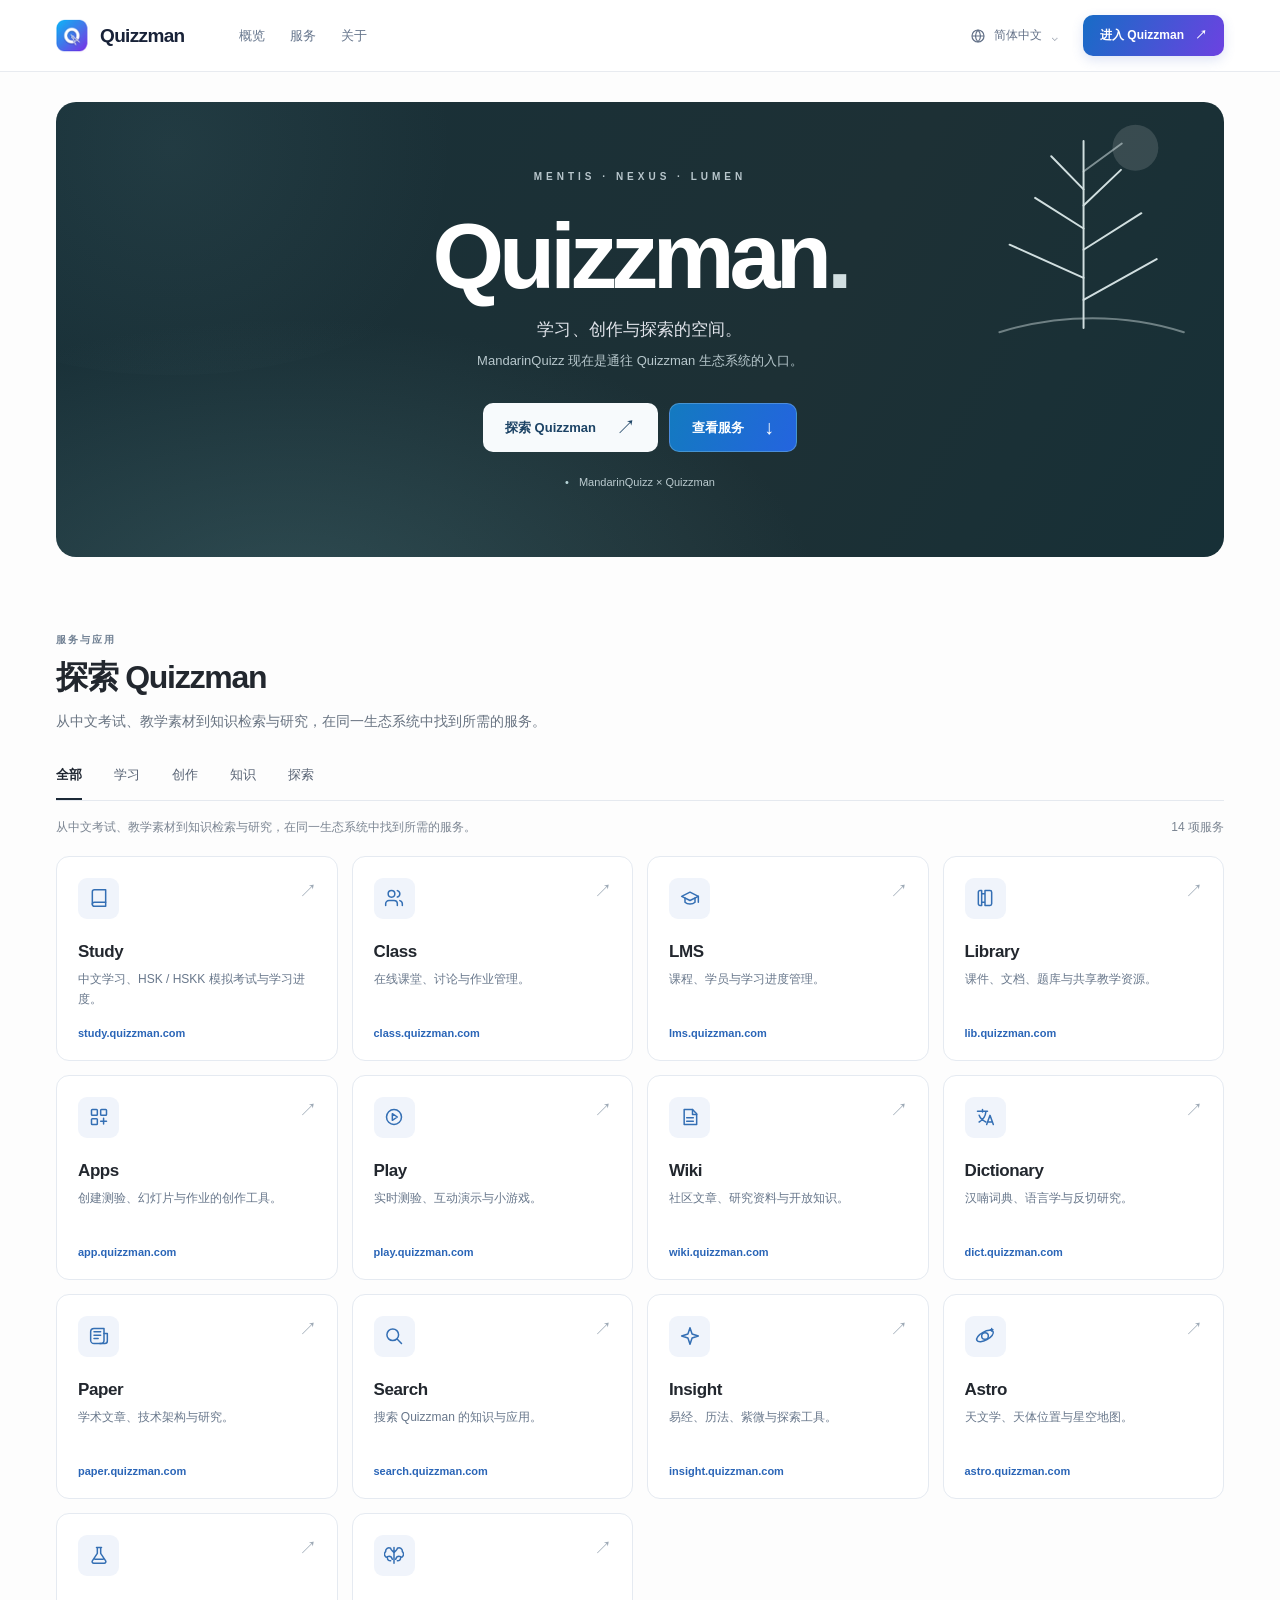
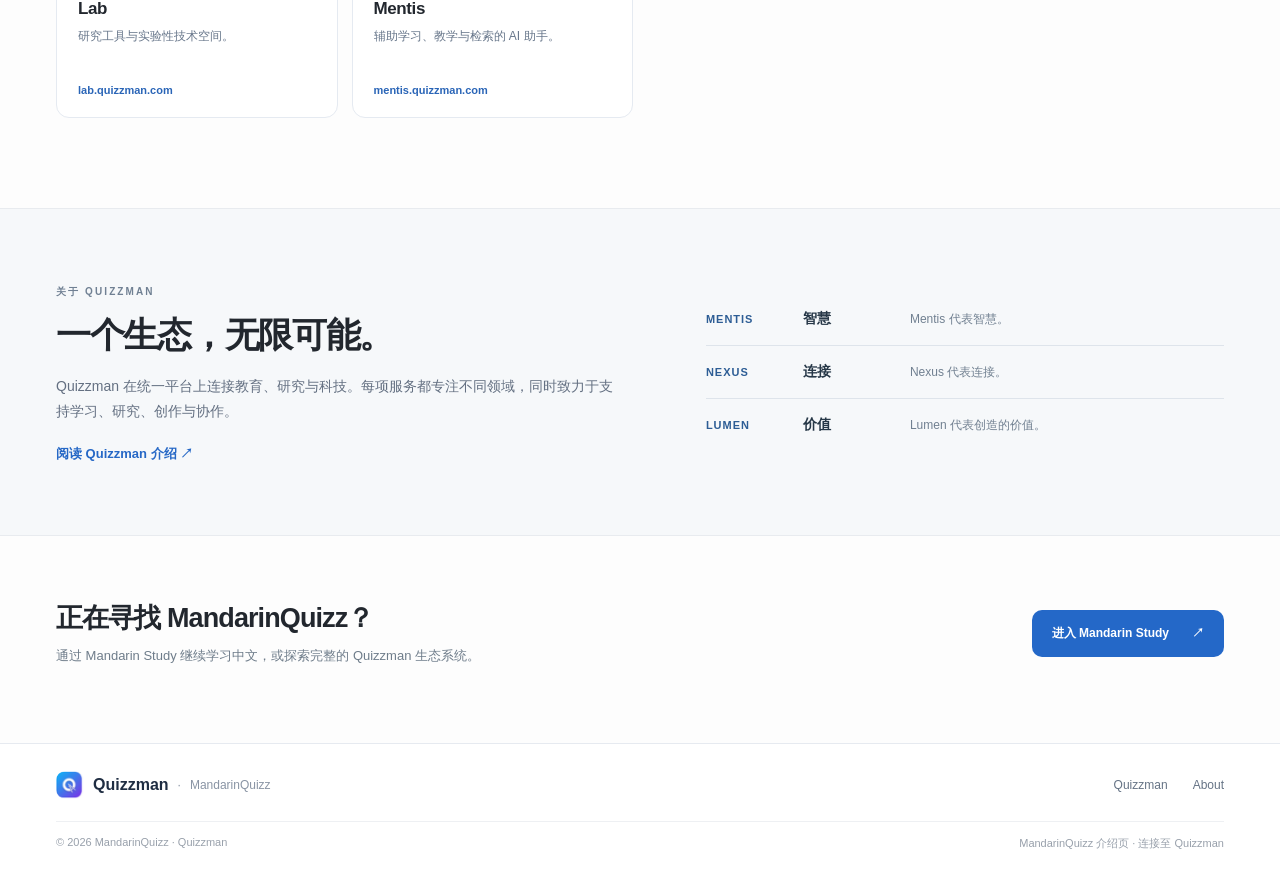
<file: zh-cn/index.html>
<!doctype html>
<html lang="zh-CN">
<head>
<meta charset="utf-8">
<meta name="viewport" content="width=device-width,initial-scale=1">
<meta name="theme-color" content="#ffffff">
<title>MandarinQuizz — Quizzman | 探索 Quizzman</title><meta name="description" content="探索 Quizzman 知识与教育科技生态系统：中文学习、教学创作、互动课堂、学术研究与知识探索。">
<link rel="canonical" href="https://mandarinquizz.com/zh-cn/">
<link rel="alternate" hreflang="vi" href="https://mandarinquizz.com/">
<link rel="alternate" hreflang="en" href="https://mandarinquizz.com/en/">
<link rel="alternate" hreflang="zh-CN" href="https://mandarinquizz.com/zh-cn/">
<link rel="alternate" hreflang="zh-TW" href="https://mandarinquizz.com/zh-tw/">
<link rel="alternate" hreflang="ja" href="https://mandarinquizz.com/ja/">
<link rel="alternate" hreflang="ko" href="https://mandarinquizz.com/ko/">
<link rel="alternate" hreflang="x-default" href="https://mandarinquizz.com/">
<link rel="icon" href="/assets/quizzman-logo.png" type="image/png"><link rel="apple-touch-icon" href="/assets/quizzman-logo.png">
<link rel="stylesheet" href="/assets/style.css">
<meta property="og:type" content="website"><meta property="og:site_name" content="MandarinQuizz"><meta property="og:title" content="MandarinQuizz — Quizzman | 探索 Quizzman"><meta property="og:description" content="探索 Quizzman 知识与教育科技生态系统：中文学习、教学创作、互动课堂、学术研究与知识探索。"><meta property="og:url" content="https://mandarinquizz.com/zh-cn/"><meta property="og:image" content="https://mandarinquizz.com/assets/og-cover.png"><meta name="twitter:card" content="summary_large_image">
<script type="application/ld+json">{"@context":"https://schema.org","@type":"WebPage","name":"MandarinQuizz — Quizzman | 探索 Quizzman","description":"探索 Quizzman 知识与教育科技生态系统：中文学习、教学创作、互动课堂、学术研究与知识探索。","url":"https://mandarinquizz.com/zh-cn/","about":{"@type":"Organization","name":"Quizzman","url":"https://quizzman.com/"}}</script>
</head>
<body id="top">
<a class="skip" href="#main">跳转到内容</a>
<header class="site-header"><div class="container navrow">
<a class="brand" href="https://quizzman.com/" aria-label="Quizzman"><img src="/assets/quizzman-logo.png" width="34" height="34" alt=""><strong>Quizzman</strong></a>
<nav class="main-nav" aria-label="Primary"><a href="#top">概览</a><a href="#services">服务</a><a href="#about">关于</a></nav>
<div class="navtools"><details class="language"><summary aria-label="选择语言"><svg viewBox="0 0 24 24" width="16" height="16" fill="none" stroke="currentColor" stroke-width="1.8" aria-hidden="true"><circle cx="12" cy="12" r="9"/><path d="M3 12h18M12 3c5 5 5 13 0 18M12 3c-5 5-5 13 0 18"/></svg><span>简体中文</span><i>⌄</i></summary><div class="language-menu"><a href="/" lang="vi">Tiếng Việt</a><a href="/en/" lang="en">English</a><a href="/zh-cn/" lang="zh-CN" aria-current="page">简体中文</a><a href="/zh-tw/" lang="zh-TW">繁體中文</a><a href="/ja/" lang="ja">日本語</a><a href="/ko/" lang="ko">한국어</a></div></details>
<a class="nav-cta" href="https://quizzman.com/">进入 Quizzman <span aria-hidden="true">↗</span></a></div></div></header>
<main id="main"><div class="container"><section class="hero" aria-labelledby="hero-title">
<svg class="tree" viewBox="0 0 250 300" fill="none" xmlns="http://www.w3.org/2000/svg" aria-hidden="true"><circle cx="179" cy="35" r="27" fill="white" fill-opacity=".14"/><g stroke="#d9e6e7" stroke-width="2.3" stroke-linecap="round" stroke-linejoin="round"><path d="M118 247V27"/><path d="M118 84 80 45M118 103 162 61M118 130 61 94M118 155 186 112M118 188 31 149M118 214 204 166"/><path d="M118 63 163 30" opacity=".55"/><path d="M19 252c71-22 149-22 217 0" opacity=".46"/></g></svg><div class="hero-center"><div class="hero-kicker">MENTIS · NEXUS · LUMEN</div><h1 id="hero-title">Quizzman<span>.</span></h1><p class="hero-lead">学习、创作与探索的空间。</p><p class="hero-origin">MandarinQuizz 现在是通往 Quizzman 生态系统的入口。</p><div class="hero-actions"><a class="hero-button hero-button-light" href="https://quizzman.com/">探索 Quizzman <span>↗</span></a><a class="hero-button hero-button-blue" href="#services">查看服务 <span>↓</span></a></div><div class="hero-caption"><span>•</span> MandarinQuizz × Quizzman</div></div></section></div>
<section class="services-section container" id="services"><div class="section-heading"><span class="overline">服务与应用</span><h2>探索 Quizzman</h2><p>从中文考试、教学素材到知识检索与研究，在同一生态系统中找到所需的服务。</p></div><div class="filterbar" role="group" aria-label="Filter services"><button type="button" class="filter" data-filter="-1" aria-pressed="true">全部</button><button type="button" class="filter" data-filter="0" aria-pressed="false">学习</button><button type="button" class="filter" data-filter="1" aria-pressed="false">创作</button><button type="button" class="filter" data-filter="2" aria-pressed="false">知识</button><button type="button" class="filter" data-filter="3" aria-pressed="false">探索</button></div><div class="service-meta"><span id="filter-note">从中文考试、教学素材到知识检索与研究，在同一生态系统中找到所需的服务。</span><span id="service-count">14 项服务</span></div><div class="service-grid"><a class="service-card" data-group="0" href="https://study.quizzman.com/" target="_blank" rel="noopener noreferrer"><span class="card-icon"><svg viewBox="0 0 24 24" fill="none" stroke="currentColor" stroke-width="1.8" stroke-linecap="round" stroke-linejoin="round" aria-hidden="true"><path d="M4 19.5A2.5 2.5 0 016.5 17H20"/><path d="M6.5 2H20v20H6.5A2.5 2.5 0 014 19.5v-15A2.5 2.5 0 016.5 2z"/></svg></span><span class="card-arrow" aria-hidden="true">↗</span><strong>Study</strong><p>中文学习、HSK / HSKK 模拟考试与学习进度。</p><span class="card-domain">study.quizzman.com</span></a><a class="service-card" data-group="0" href="https://class.quizzman.com/" target="_blank" rel="noopener noreferrer"><span class="card-icon"><svg viewBox="0 0 24 24" fill="none" stroke="currentColor" stroke-width="1.8" stroke-linecap="round" stroke-linejoin="round" aria-hidden="true"><path d="M16 21v-2a4 4 0 00-4-4H6a4 4 0 00-4 4v2"/><circle cx="9" cy="7" r="4"/><path d="M22 21v-2a4 4 0 00-3-3.87M16 3.13a4 4 0 010 7.75"/></svg></span><span class="card-arrow" aria-hidden="true">↗</span><strong>Class</strong><p>在线课堂、讨论与作业管理。</p><span class="card-domain">class.quizzman.com</span></a><a class="service-card" data-group="0" href="https://lms.quizzman.com/" target="_blank" rel="noopener noreferrer"><span class="card-icon"><svg viewBox="0 0 24 24" fill="none" stroke="currentColor" stroke-width="1.8" stroke-linecap="round" stroke-linejoin="round" aria-hidden="true"><path d="m2 10 10-5 10 5-10 5-10-5z"/><path d="M6 12v5c3 3 9 3 12 0v-5M22 10v7"/></svg></span><span class="card-arrow" aria-hidden="true">↗</span><strong>LMS</strong><p>课程、学员与学习进度管理。</p><span class="card-domain">lms.quizzman.com</span></a><a class="service-card" data-group="0" href="https://lib.quizzman.com/" target="_blank" rel="noopener noreferrer"><span class="card-icon"><svg viewBox="0 0 24 24" fill="none" stroke="currentColor" stroke-width="1.8" stroke-linecap="round" stroke-linejoin="round" aria-hidden="true"><path d="M4 19V5a2 2 0 012-2h2v18H6a2 2 0 01-2-2zM12 3h6a2 2 0 012 2v14a2 2 0 01-2 2h-6V3zM8 7h4M8 17h4"/></svg></span><span class="card-arrow" aria-hidden="true">↗</span><strong>Library</strong><p>课件、文档、题库与共享教学资源。</p><span class="card-domain">lib.quizzman.com</span></a><a class="service-card" data-group="1" href="https://app.quizzman.com/" target="_blank" rel="noopener noreferrer"><span class="card-icon"><svg viewBox="0 0 24 24" fill="none" stroke="currentColor" stroke-width="1.8" stroke-linecap="round" stroke-linejoin="round" aria-hidden="true"><rect x="3" y="3" width="7" height="7" rx="1"/><rect x="14" y="3" width="7" height="7" rx="1"/><rect x="3" y="14" width="7" height="7" rx="1"/><path d="M14 17h7m-3.5-3.5v7"/></svg></span><span class="card-arrow" aria-hidden="true">↗</span><strong>Apps</strong><p>创建测验、幻灯片与作业的创作工具。</p><span class="card-domain">app.quizzman.com</span></a><a class="service-card" data-group="1" href="https://play.quizzman.com/" target="_blank" rel="noopener noreferrer"><span class="card-icon"><svg viewBox="0 0 24 24" fill="none" stroke="currentColor" stroke-width="1.8" stroke-linecap="round" stroke-linejoin="round" aria-hidden="true"><circle cx="12" cy="12" r="9"/><path d="m10 8 6 4-6 4V8z"/></svg></span><span class="card-arrow" aria-hidden="true">↗</span><strong>Play</strong><p>实时测验、互动演示与小游戏。</p><span class="card-domain">play.quizzman.com</span></a><a class="service-card" data-group="2" href="https://wiki.quizzman.com/" target="_blank" rel="noopener noreferrer"><span class="card-icon"><svg viewBox="0 0 24 24" fill="none" stroke="currentColor" stroke-width="1.8" stroke-linecap="round" stroke-linejoin="round" aria-hidden="true"><path d="M5 3h10l5 5v13H5z"/><path d="M15 3v6h5M8 13h8M8 17h8"/></svg></span><span class="card-arrow" aria-hidden="true">↗</span><strong>Wiki</strong><p>社区文章、研究资料与开放知识。</p><span class="card-domain">wiki.quizzman.com</span></a><a class="service-card" data-group="2" href="https://dict.quizzman.com/" target="_blank" rel="noopener noreferrer"><span class="card-icon"><svg viewBox="0 0 24 24" fill="none" stroke="currentColor" stroke-width="1.8" stroke-linecap="round" stroke-linejoin="round" aria-hidden="true"><path d="M3 5h12M9 3v3m4 0c-.4 5-3 9-8 12M5 10c1 3 4 6 8 8M14 21l4-11 4 11m-7-3h6"/></svg></span><span class="card-arrow" aria-hidden="true">↗</span><strong>Dictionary</strong><p>汉喃词典、语言学与反切研究。</p><span class="card-domain">dict.quizzman.com</span></a><a class="service-card" data-group="2" href="https://paper.quizzman.com/" target="_blank" rel="noopener noreferrer"><span class="card-icon"><svg viewBox="0 0 24 24" fill="none" stroke="currentColor" stroke-width="1.8" stroke-linecap="round" stroke-linejoin="round" aria-hidden="true"><path d="M6 3h12v14a4 4 0 01-4 4H6a4 4 0 01-4-4V7a4 4 0 014-4z"/><path d="M6 7h8M6 11h8M6 15h5M18 9h4v9a3 3 0 01-3 3h-6"/></svg></span><span class="card-arrow" aria-hidden="true">↗</span><strong>Paper</strong><p>学术文章、技术架构与研究。</p><span class="card-domain">paper.quizzman.com</span></a><a class="service-card" data-group="2" href="https://search.quizzman.com/" target="_blank" rel="noopener noreferrer"><span class="card-icon"><svg viewBox="0 0 24 24" fill="none" stroke="currentColor" stroke-width="1.8" stroke-linecap="round" stroke-linejoin="round" aria-hidden="true"><circle cx="10.5" cy="10.5" r="7"/><path d="m16 16 5 5"/></svg></span><span class="card-arrow" aria-hidden="true">↗</span><strong>Search</strong><p>搜索 Quizzman 的知识与应用。</p><span class="card-domain">search.quizzman.com</span></a><a class="service-card" data-group="3" href="https://insight.quizzman.com/" target="_blank" rel="noopener noreferrer"><span class="card-icon"><svg viewBox="0 0 24 24" fill="none" stroke="currentColor" stroke-width="1.8" stroke-linecap="round" stroke-linejoin="round" aria-hidden="true"><path d="M12 2 9.5 9.5 2 12l7.5 2.5L12 22l2.5-7.5L22 12l-7.5-2.5L12 2z"/></svg></span><span class="card-arrow" aria-hidden="true">↗</span><strong>Insight</strong><p>易经、历法、紫微与探索工具。</p><span class="card-domain">insight.quizzman.com</span></a><a class="service-card" data-group="3" href="https://astro.quizzman.com/" target="_blank" rel="noopener noreferrer"><span class="card-icon"><svg viewBox="0 0 24 24" fill="none" stroke="currentColor" stroke-width="1.8" stroke-linecap="round" stroke-linejoin="round" aria-hidden="true"><circle cx="12" cy="12" r="4"/><ellipse cx="12" cy="12" rx="11" ry="5" transform="rotate(-28 12 12)"/><path d="M20 3v3M18.5 4.5h3"/></svg></span><span class="card-arrow" aria-hidden="true">↗</span><strong>Astro</strong><p>天文学、天体位置与星空地图。</p><span class="card-domain">astro.quizzman.com</span></a><a class="service-card" data-group="3" href="https://lab.quizzman.com/" target="_blank" rel="noopener noreferrer"><span class="card-icon"><svg viewBox="0 0 24 24" fill="none" stroke="currentColor" stroke-width="1.8" stroke-linecap="round" stroke-linejoin="round" aria-hidden="true"><path d="M9 3h6m-5 0v7l-6 9a2 2 0 001.7 3h12.6a2 2 0 001.7-3l-6-9V3M7 17h10"/></svg></span><span class="card-arrow" aria-hidden="true">↗</span><strong>Lab</strong><p>研究工具与实验性技术空间。</p><span class="card-domain">lab.quizzman.com</span></a><a class="service-card" data-group="3" href="https://mentis.quizzman.com/" target="_blank" rel="noopener noreferrer"><span class="card-icon"><svg viewBox="0 0 24 24" fill="none" stroke="currentColor" stroke-width="1.8" stroke-linecap="round" stroke-linejoin="round" aria-hidden="true"><path d="M12 18v4M8 4a4 4 0 00-6 4 4 4 0 002 7 4 4 0 004 4M16 4a4 4 0 016 4 4 4 0 01-2 7 4 4 0 01-4 4M12 3v15M8 4c0 3 4 3 4 6m4-6c0 3-4 3-4 6M4 14c3-1 5 0 6 3m10-3c-3-1-5 0-6 3"/></svg></span><span class="card-arrow" aria-hidden="true">↗</span><strong>Mentis</strong><p>辅助学习、教学与检索的 AI 助手。</p><span class="card-domain">mentis.quizzman.com</span></a></div></section>
<section class="about-section" id="about"><div class="container about-grid"><div class="about-copy"><span class="overline">关于 QUIZZMAN</span><h2>一个生态，无限可能。</h2><p>Quizzman 在统一平台上连接教育、研究与科技。每项服务都专注不同领域，同时致力于支持学习、研究、创作与协作。</p><a class="text-link" href="https://quizzman.com/about">阅读 Quizzman 介绍<span aria-hidden="true"> ↗</span></a></div><div class="values"><div class="value"><b>MENTIS</b><span>智慧</span><small>Mentis 代表智慧。</small></div><div class="value"><b>NEXUS</b><span>连接</span><small>Nexus 代表连接。</small></div><div class="value"><b>LUMEN</b><span>价值</span><small>Lumen 代表创造的价值。</small></div></div></div></section>
<section class="closing container"><div><h2>正在寻找 MandarinQuizz？</h2><p>通过 Mandarin Study 继续学习中文，或探索完整的 Quizzman 生态系统。</p></div><a href="https://study.quizzman.com/" class="study-btn">进入 Mandarin Study <span aria-hidden="true">↗</span></a></section>
</main><footer class="footer"><div class="container footer-row"><div class="footer-brand"><img src="/assets/quizzman-logo.png" alt="" width="28" height="28"><strong>Quizzman</strong><span>·</span><span>MandarinQuizz</span></div><div class="footer-links"><a href="https://quizzman.com/">Quizzman</a><a href="https://quizzman.com/about">About</a></div></div><div class="container footbottom">© 2026 MandarinQuizz · Quizzman <span>MandarinQuizz 介绍页 · 连接至 Quizzman</span></div></footer>
<script src="/assets/main.js" defer></script>
</body></html>
</file>
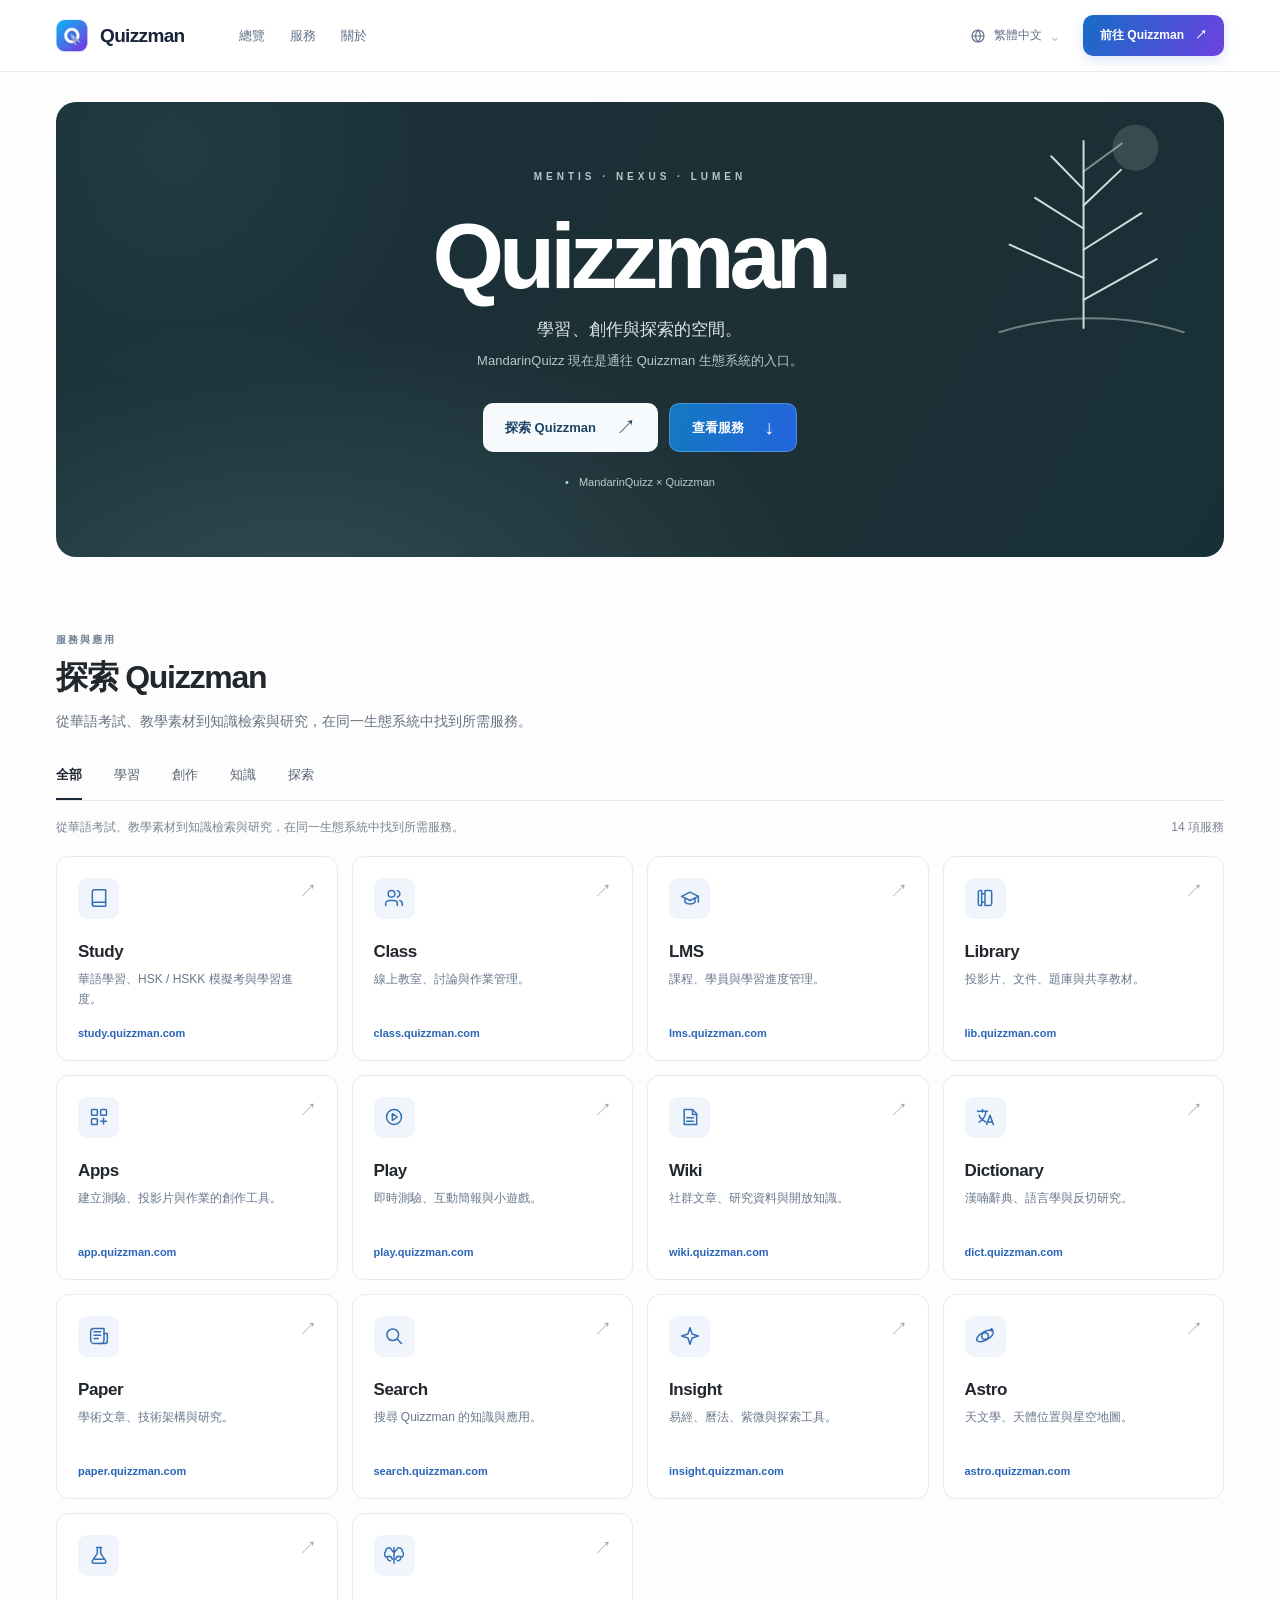
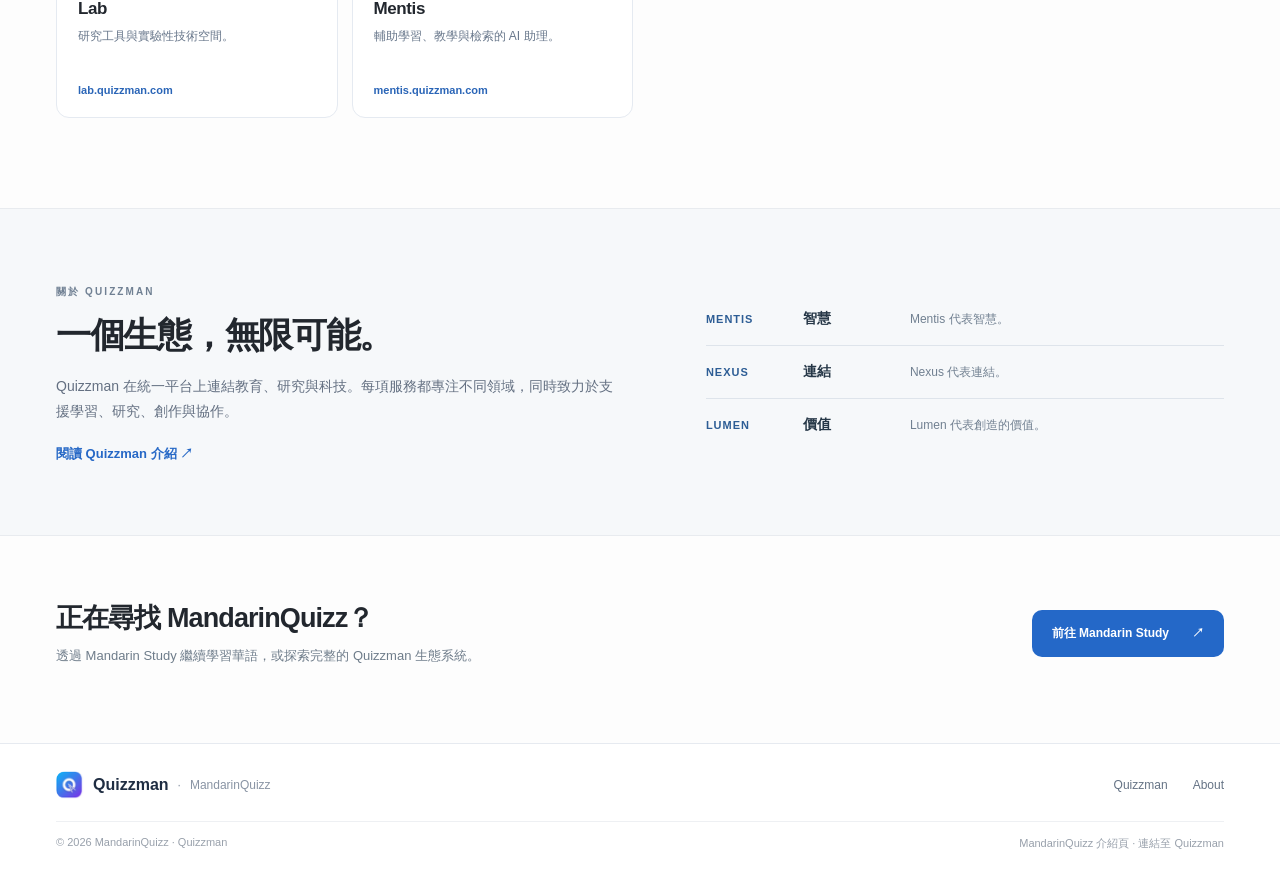
<file: zh-tw/index.html>
<!doctype html>
<html lang="zh-TW">
<head>
<meta charset="utf-8">
<meta name="viewport" content="width=device-width,initial-scale=1">
<meta name="theme-color" content="#ffffff">
<title>MandarinQuizz — Quizzman | 探索 Quizzman</title><meta name="description" content="探索 Quizzman 知識與教育科技生態系統：華語學習、教學創作、互動課堂、學術研究與知識探索。">
<link rel="canonical" href="https://mandarinquizz.com/zh-tw/">
<link rel="alternate" hreflang="vi" href="https://mandarinquizz.com/">
<link rel="alternate" hreflang="en" href="https://mandarinquizz.com/en/">
<link rel="alternate" hreflang="zh-CN" href="https://mandarinquizz.com/zh-cn/">
<link rel="alternate" hreflang="zh-TW" href="https://mandarinquizz.com/zh-tw/">
<link rel="alternate" hreflang="ja" href="https://mandarinquizz.com/ja/">
<link rel="alternate" hreflang="ko" href="https://mandarinquizz.com/ko/">
<link rel="alternate" hreflang="x-default" href="https://mandarinquizz.com/">
<link rel="icon" href="/assets/quizzman-logo.png" type="image/png"><link rel="apple-touch-icon" href="/assets/quizzman-logo.png">
<link rel="stylesheet" href="/assets/style.css">
<meta property="og:type" content="website"><meta property="og:site_name" content="MandarinQuizz"><meta property="og:title" content="MandarinQuizz — Quizzman | 探索 Quizzman"><meta property="og:description" content="探索 Quizzman 知識與教育科技生態系統：華語學習、教學創作、互動課堂、學術研究與知識探索。"><meta property="og:url" content="https://mandarinquizz.com/zh-tw/"><meta property="og:image" content="https://mandarinquizz.com/assets/og-cover.png"><meta name="twitter:card" content="summary_large_image">
<script type="application/ld+json">{"@context":"https://schema.org","@type":"WebPage","name":"MandarinQuizz — Quizzman | 探索 Quizzman","description":"探索 Quizzman 知識與教育科技生態系統：華語學習、教學創作、互動課堂、學術研究與知識探索。","url":"https://mandarinquizz.com/zh-tw/","about":{"@type":"Organization","name":"Quizzman","url":"https://quizzman.com/"}}</script>
</head>
<body id="top">
<a class="skip" href="#main">跳至內容</a>
<header class="site-header"><div class="container navrow">
<a class="brand" href="https://quizzman.com/" aria-label="Quizzman"><img src="/assets/quizzman-logo.png" width="34" height="34" alt=""><strong>Quizzman</strong></a>
<nav class="main-nav" aria-label="Primary"><a href="#top">總覽</a><a href="#services">服務</a><a href="#about">關於</a></nav>
<div class="navtools"><details class="language"><summary aria-label="選擇語言"><svg viewBox="0 0 24 24" width="16" height="16" fill="none" stroke="currentColor" stroke-width="1.8" aria-hidden="true"><circle cx="12" cy="12" r="9"/><path d="M3 12h18M12 3c5 5 5 13 0 18M12 3c-5 5-5 13 0 18"/></svg><span>繁體中文</span><i>⌄</i></summary><div class="language-menu"><a href="/" lang="vi">Tiếng Việt</a><a href="/en/" lang="en">English</a><a href="/zh-cn/" lang="zh-CN">简体中文</a><a href="/zh-tw/" lang="zh-TW" aria-current="page">繁體中文</a><a href="/ja/" lang="ja">日本語</a><a href="/ko/" lang="ko">한국어</a></div></details>
<a class="nav-cta" href="https://quizzman.com/">前往 Quizzman <span aria-hidden="true">↗</span></a></div></div></header>
<main id="main"><div class="container"><section class="hero" aria-labelledby="hero-title">
<svg class="tree" viewBox="0 0 250 300" fill="none" xmlns="http://www.w3.org/2000/svg" aria-hidden="true"><circle cx="179" cy="35" r="27" fill="white" fill-opacity=".14"/><g stroke="#d9e6e7" stroke-width="2.3" stroke-linecap="round" stroke-linejoin="round"><path d="M118 247V27"/><path d="M118 84 80 45M118 103 162 61M118 130 61 94M118 155 186 112M118 188 31 149M118 214 204 166"/><path d="M118 63 163 30" opacity=".55"/><path d="M19 252c71-22 149-22 217 0" opacity=".46"/></g></svg><div class="hero-center"><div class="hero-kicker">MENTIS · NEXUS · LUMEN</div><h1 id="hero-title">Quizzman<span>.</span></h1><p class="hero-lead">學習、創作與探索的空間。</p><p class="hero-origin">MandarinQuizz 現在是通往 Quizzman 生態系統的入口。</p><div class="hero-actions"><a class="hero-button hero-button-light" href="https://quizzman.com/">探索 Quizzman <span>↗</span></a><a class="hero-button hero-button-blue" href="#services">查看服務 <span>↓</span></a></div><div class="hero-caption"><span>•</span> MandarinQuizz × Quizzman</div></div></section></div>
<section class="services-section container" id="services"><div class="section-heading"><span class="overline">服務與應用</span><h2>探索 Quizzman</h2><p>從華語考試、教學素材到知識檢索與研究，在同一生態系統中找到所需服務。</p></div><div class="filterbar" role="group" aria-label="Filter services"><button type="button" class="filter" data-filter="-1" aria-pressed="true">全部</button><button type="button" class="filter" data-filter="0" aria-pressed="false">學習</button><button type="button" class="filter" data-filter="1" aria-pressed="false">創作</button><button type="button" class="filter" data-filter="2" aria-pressed="false">知識</button><button type="button" class="filter" data-filter="3" aria-pressed="false">探索</button></div><div class="service-meta"><span id="filter-note">從華語考試、教學素材到知識檢索與研究，在同一生態系統中找到所需服務。</span><span id="service-count">14 項服務</span></div><div class="service-grid"><a class="service-card" data-group="0" href="https://study.quizzman.com/" target="_blank" rel="noopener noreferrer"><span class="card-icon"><svg viewBox="0 0 24 24" fill="none" stroke="currentColor" stroke-width="1.8" stroke-linecap="round" stroke-linejoin="round" aria-hidden="true"><path d="M4 19.5A2.5 2.5 0 016.5 17H20"/><path d="M6.5 2H20v20H6.5A2.5 2.5 0 014 19.5v-15A2.5 2.5 0 016.5 2z"/></svg></span><span class="card-arrow" aria-hidden="true">↗</span><strong>Study</strong><p>華語學習、HSK / HSKK 模擬考與學習進度。</p><span class="card-domain">study.quizzman.com</span></a><a class="service-card" data-group="0" href="https://class.quizzman.com/" target="_blank" rel="noopener noreferrer"><span class="card-icon"><svg viewBox="0 0 24 24" fill="none" stroke="currentColor" stroke-width="1.8" stroke-linecap="round" stroke-linejoin="round" aria-hidden="true"><path d="M16 21v-2a4 4 0 00-4-4H6a4 4 0 00-4 4v2"/><circle cx="9" cy="7" r="4"/><path d="M22 21v-2a4 4 0 00-3-3.87M16 3.13a4 4 0 010 7.75"/></svg></span><span class="card-arrow" aria-hidden="true">↗</span><strong>Class</strong><p>線上教室、討論與作業管理。</p><span class="card-domain">class.quizzman.com</span></a><a class="service-card" data-group="0" href="https://lms.quizzman.com/" target="_blank" rel="noopener noreferrer"><span class="card-icon"><svg viewBox="0 0 24 24" fill="none" stroke="currentColor" stroke-width="1.8" stroke-linecap="round" stroke-linejoin="round" aria-hidden="true"><path d="m2 10 10-5 10 5-10 5-10-5z"/><path d="M6 12v5c3 3 9 3 12 0v-5M22 10v7"/></svg></span><span class="card-arrow" aria-hidden="true">↗</span><strong>LMS</strong><p>課程、學員與學習進度管理。</p><span class="card-domain">lms.quizzman.com</span></a><a class="service-card" data-group="0" href="https://lib.quizzman.com/" target="_blank" rel="noopener noreferrer"><span class="card-icon"><svg viewBox="0 0 24 24" fill="none" stroke="currentColor" stroke-width="1.8" stroke-linecap="round" stroke-linejoin="round" aria-hidden="true"><path d="M4 19V5a2 2 0 012-2h2v18H6a2 2 0 01-2-2zM12 3h6a2 2 0 012 2v14a2 2 0 01-2 2h-6V3zM8 7h4M8 17h4"/></svg></span><span class="card-arrow" aria-hidden="true">↗</span><strong>Library</strong><p>投影片、文件、題庫與共享教材。</p><span class="card-domain">lib.quizzman.com</span></a><a class="service-card" data-group="1" href="https://app.quizzman.com/" target="_blank" rel="noopener noreferrer"><span class="card-icon"><svg viewBox="0 0 24 24" fill="none" stroke="currentColor" stroke-width="1.8" stroke-linecap="round" stroke-linejoin="round" aria-hidden="true"><rect x="3" y="3" width="7" height="7" rx="1"/><rect x="14" y="3" width="7" height="7" rx="1"/><rect x="3" y="14" width="7" height="7" rx="1"/><path d="M14 17h7m-3.5-3.5v7"/></svg></span><span class="card-arrow" aria-hidden="true">↗</span><strong>Apps</strong><p>建立測驗、投影片與作業的創作工具。</p><span class="card-domain">app.quizzman.com</span></a><a class="service-card" data-group="1" href="https://play.quizzman.com/" target="_blank" rel="noopener noreferrer"><span class="card-icon"><svg viewBox="0 0 24 24" fill="none" stroke="currentColor" stroke-width="1.8" stroke-linecap="round" stroke-linejoin="round" aria-hidden="true"><circle cx="12" cy="12" r="9"/><path d="m10 8 6 4-6 4V8z"/></svg></span><span class="card-arrow" aria-hidden="true">↗</span><strong>Play</strong><p>即時測驗、互動簡報與小遊戲。</p><span class="card-domain">play.quizzman.com</span></a><a class="service-card" data-group="2" href="https://wiki.quizzman.com/" target="_blank" rel="noopener noreferrer"><span class="card-icon"><svg viewBox="0 0 24 24" fill="none" stroke="currentColor" stroke-width="1.8" stroke-linecap="round" stroke-linejoin="round" aria-hidden="true"><path d="M5 3h10l5 5v13H5z"/><path d="M15 3v6h5M8 13h8M8 17h8"/></svg></span><span class="card-arrow" aria-hidden="true">↗</span><strong>Wiki</strong><p>社群文章、研究資料與開放知識。</p><span class="card-domain">wiki.quizzman.com</span></a><a class="service-card" data-group="2" href="https://dict.quizzman.com/" target="_blank" rel="noopener noreferrer"><span class="card-icon"><svg viewBox="0 0 24 24" fill="none" stroke="currentColor" stroke-width="1.8" stroke-linecap="round" stroke-linejoin="round" aria-hidden="true"><path d="M3 5h12M9 3v3m4 0c-.4 5-3 9-8 12M5 10c1 3 4 6 8 8M14 21l4-11 4 11m-7-3h6"/></svg></span><span class="card-arrow" aria-hidden="true">↗</span><strong>Dictionary</strong><p>漢喃辭典、語言學與反切研究。</p><span class="card-domain">dict.quizzman.com</span></a><a class="service-card" data-group="2" href="https://paper.quizzman.com/" target="_blank" rel="noopener noreferrer"><span class="card-icon"><svg viewBox="0 0 24 24" fill="none" stroke="currentColor" stroke-width="1.8" stroke-linecap="round" stroke-linejoin="round" aria-hidden="true"><path d="M6 3h12v14a4 4 0 01-4 4H6a4 4 0 01-4-4V7a4 4 0 014-4z"/><path d="M6 7h8M6 11h8M6 15h5M18 9h4v9a3 3 0 01-3 3h-6"/></svg></span><span class="card-arrow" aria-hidden="true">↗</span><strong>Paper</strong><p>學術文章、技術架構與研究。</p><span class="card-domain">paper.quizzman.com</span></a><a class="service-card" data-group="2" href="https://search.quizzman.com/" target="_blank" rel="noopener noreferrer"><span class="card-icon"><svg viewBox="0 0 24 24" fill="none" stroke="currentColor" stroke-width="1.8" stroke-linecap="round" stroke-linejoin="round" aria-hidden="true"><circle cx="10.5" cy="10.5" r="7"/><path d="m16 16 5 5"/></svg></span><span class="card-arrow" aria-hidden="true">↗</span><strong>Search</strong><p>搜尋 Quizzman 的知識與應用。</p><span class="card-domain">search.quizzman.com</span></a><a class="service-card" data-group="3" href="https://insight.quizzman.com/" target="_blank" rel="noopener noreferrer"><span class="card-icon"><svg viewBox="0 0 24 24" fill="none" stroke="currentColor" stroke-width="1.8" stroke-linecap="round" stroke-linejoin="round" aria-hidden="true"><path d="M12 2 9.5 9.5 2 12l7.5 2.5L12 22l2.5-7.5L22 12l-7.5-2.5L12 2z"/></svg></span><span class="card-arrow" aria-hidden="true">↗</span><strong>Insight</strong><p>易經、曆法、紫微與探索工具。</p><span class="card-domain">insight.quizzman.com</span></a><a class="service-card" data-group="3" href="https://astro.quizzman.com/" target="_blank" rel="noopener noreferrer"><span class="card-icon"><svg viewBox="0 0 24 24" fill="none" stroke="currentColor" stroke-width="1.8" stroke-linecap="round" stroke-linejoin="round" aria-hidden="true"><circle cx="12" cy="12" r="4"/><ellipse cx="12" cy="12" rx="11" ry="5" transform="rotate(-28 12 12)"/><path d="M20 3v3M18.5 4.5h3"/></svg></span><span class="card-arrow" aria-hidden="true">↗</span><strong>Astro</strong><p>天文學、天體位置與星空地圖。</p><span class="card-domain">astro.quizzman.com</span></a><a class="service-card" data-group="3" href="https://lab.quizzman.com/" target="_blank" rel="noopener noreferrer"><span class="card-icon"><svg viewBox="0 0 24 24" fill="none" stroke="currentColor" stroke-width="1.8" stroke-linecap="round" stroke-linejoin="round" aria-hidden="true"><path d="M9 3h6m-5 0v7l-6 9a2 2 0 001.7 3h12.6a2 2 0 001.7-3l-6-9V3M7 17h10"/></svg></span><span class="card-arrow" aria-hidden="true">↗</span><strong>Lab</strong><p>研究工具與實驗性技術空間。</p><span class="card-domain">lab.quizzman.com</span></a><a class="service-card" data-group="3" href="https://mentis.quizzman.com/" target="_blank" rel="noopener noreferrer"><span class="card-icon"><svg viewBox="0 0 24 24" fill="none" stroke="currentColor" stroke-width="1.8" stroke-linecap="round" stroke-linejoin="round" aria-hidden="true"><path d="M12 18v4M8 4a4 4 0 00-6 4 4 4 0 002 7 4 4 0 004 4M16 4a4 4 0 016 4 4 4 0 01-2 7 4 4 0 01-4 4M12 3v15M8 4c0 3 4 3 4 6m4-6c0 3-4 3-4 6M4 14c3-1 5 0 6 3m10-3c-3-1-5 0-6 3"/></svg></span><span class="card-arrow" aria-hidden="true">↗</span><strong>Mentis</strong><p>輔助學習、教學與檢索的 AI 助理。</p><span class="card-domain">mentis.quizzman.com</span></a></div></section>
<section class="about-section" id="about"><div class="container about-grid"><div class="about-copy"><span class="overline">關於 QUIZZMAN</span><h2>一個生態，無限可能。</h2><p>Quizzman 在統一平台上連結教育、研究與科技。每項服務都專注不同領域，同時致力於支援學習、研究、創作與協作。</p><a class="text-link" href="https://quizzman.com/about">閱讀 Quizzman 介紹<span aria-hidden="true"> ↗</span></a></div><div class="values"><div class="value"><b>MENTIS</b><span>智慧</span><small>Mentis 代表智慧。</small></div><div class="value"><b>NEXUS</b><span>連結</span><small>Nexus 代表連結。</small></div><div class="value"><b>LUMEN</b><span>價值</span><small>Lumen 代表創造的價值。</small></div></div></div></section>
<section class="closing container"><div><h2>正在尋找 MandarinQuizz？</h2><p>透過 Mandarin Study 繼續學習華語，或探索完整的 Quizzman 生態系統。</p></div><a href="https://study.quizzman.com/" class="study-btn">前往 Mandarin Study <span aria-hidden="true">↗</span></a></section>
</main><footer class="footer"><div class="container footer-row"><div class="footer-brand"><img src="/assets/quizzman-logo.png" alt="" width="28" height="28"><strong>Quizzman</strong><span>·</span><span>MandarinQuizz</span></div><div class="footer-links"><a href="https://quizzman.com/">Quizzman</a><a href="https://quizzman.com/about">About</a></div></div><div class="container footbottom">© 2026 MandarinQuizz · Quizzman <span>MandarinQuizz 介紹頁 · 連結至 Quizzman</span></div></footer>
<script src="/assets/main.js" defer></script>
</body></html>
</file>
<file: assets/style.css>
:root{--ink:#22272e;--mute:#6f7785;--blue:#2568da;--line:#e5e9ef;--page:#fdfdfd;--soft:#f4f7fa}*{box-sizing:border-box}html{scroll-behavior:smooth;scroll-padding-top:92px}body{font-family:Inter,-apple-system,BlinkMacSystemFont,"Segoe UI","Noto Sans",Arial,sans-serif;background:var(--page);color:var(--ink);margin:0;-webkit-font-smoothing:antialiased}a{color:inherit;text-decoration:none}button{font:inherit}.container{width:min(1168px,calc(100% - 52px));margin-inline:auto}a:focus-visible,button:focus-visible,summary:focus-visible{outline:3px solid #73a4f3;outline-offset:3px}.skip{position:absolute;top:-100px;left:12px;background:#fff;padding:12px;border:1px solid var(--line);z-index:100}.skip:focus{top:12px}
.site-header{height:72px;background:rgba(255,255,255,.97);border-bottom:1px solid #e8ebf0;position:sticky;top:0;z-index:40;backdrop-filter:blur(12px)}.navrow{height:100%;display:flex;align-items:center;gap:28px}.brand{display:inline-flex;align-items:center;gap:10px;flex-shrink:0}.brand img,.footer-brand img{display:block;border-radius:9px}.brand strong{font-size:19px;letter-spacing:-.65px;font-weight:780;color:#182238}.main-nav{display:flex;align-items:center;gap:25px;margin-left:26px;flex:1}.main-nav a{font-size:13px;color:#64748b;font-weight:550;transition:color .2s}.main-nav a:hover{color:#215cc4}.navtools{display:flex;align-items:center;gap:15px}.language{position:relative}.language summary{list-style:none;cursor:pointer;display:flex;gap:8px;align-items:center;color:#627087;font-size:12px;padding:9px 9px;border-radius:8px}.language summary::-webkit-details-marker{display:none}.language summary:hover{background:#f3f6fa}.language summary i{font-size:17px;font-style:normal;color:#9ba3b0;line-height:1}.language-menu{position:absolute;z-index:20;right:0;top:39px;width:175px;padding:5px;border:1px solid var(--line);border-radius:12px;box-shadow:0 14px 38px #1e293b20;background:#fff}.language-menu a{display:block;font-size:13px;padding:10px 11px;border-radius:8px}.language-menu a:hover,.language-menu a[aria-current=page]{background:#edf3ff;color:#2458c9}.nav-cta{display:inline-flex;align-items:center;gap:11px;background:linear-gradient(115deg,#176cc6,#6c42e1);color:white;border-radius:10px;font-size:12px;font-weight:700;padding:12px 17px;box-shadow:0 4px 12px #4e71ca30}.nav-cta:hover{filter:brightness(1.08)}
.hero{position:relative;margin-top:30px;border-radius:20px;min-height:455px;background:radial-gradient(ellipse at 20% 110%,#40646a87,transparent 40%),linear-gradient(120deg,#183038,#1d3035 62%,#173037);overflow:hidden;color:white;display:flex;justify-content:center;text-align:center;align-items:center}.hero:before{content:"";position:absolute;left:-20%;top:-40%;width:60%;height:100%;border-radius:50%;background:radial-gradient(circle,#62898e20,transparent 67%);pointer-events:none}.hero-center{position:relative;z-index:2;padding:30px 35px;max-width:820px;width:100%}.hero-kicker{font-size:10px;letter-spacing:4px;font-weight:800;color:#b8c6cc}.hero h1{font-size:clamp(64px,7.5vw,92px);line-height:1.08;font-weight:840;letter-spacing:-5px;margin:25px 0 12px;color:white}.hero h1 span{color:#d2dfe1}.hero-lead{font-size:17px;font-weight:500;color:#e1e4eb;margin:0 0 9px;letter-spacing:.1px}.hero-origin{font-size:13px;color:#b8c8cd;line-height:1.7;margin:0}.hero-actions{display:flex;align-items:center;justify-content:center;gap:11px;margin-top:31px}.hero-button{min-height:49px;padding:0 22px;display:inline-flex;gap:20px;align-items:center;justify-content:space-between;border-radius:10px;font-size:13px;font-weight:740;transition:transform .2s,filter .2s}.hero-button:hover{transform:translateY(-2px)}.hero-button-light{background:#f7fafc;color:#1c4365}.hero-button-blue{background:linear-gradient(110deg,#137ac0,#2464df);color:#fff;border:1px solid #76b2de80}.hero-button span{font-size:20px;font-weight:350}.hero-caption{margin-top:24px;font-size:11px;color:#bbcbcf}.hero-caption span{margin-right:7px;color:#b7d5d8}.tree{position:absolute;right:27px;top:16px;height:255px;width:215px;z-index:1;opacity:.96}
.services-section{padding-top:72px;padding-bottom:90px}.section-heading .overline,.about-copy .overline{font-size:10px;letter-spacing:2.1px;color:#708093;font-weight:770}.section-heading h2{font-size:32px;letter-spacing:-1.25px;margin:9px 0 9px;font-weight:760}.section-heading p{color:#687381;font-size:14px;line-height:1.75;margin:0;max-width:760px}.filterbar{display:flex;gap:32px;align-items:center;overflow-x:auto;border-bottom:1px solid var(--line);margin-top:32px;white-space:nowrap;scrollbar-width:thin}.filter{border:0;background:none;cursor:pointer;color:#586374;padding:0 0 16px;font-size:13px;font-weight:560;position:relative}.filter:hover{color:#152b42}.filter[aria-pressed=true]{color:#1e2530;font-weight:740}.filter[aria-pressed=true]:after{content:"";height:2px;background:#1c2937;position:absolute;left:0;right:0;bottom:0}.service-meta{display:flex;justify-content:space-between;gap:24px;margin:18px 0 20px;color:#7b8592;font-size:12px}.service-meta span:last-child{white-space:nowrap}.service-grid{display:grid;grid-template-columns:repeat(4,minmax(0,1fr));gap:14px}.service-card{min-width:0;min-height:205px;padding:21px;border:1px solid #e5eaf1;background:#fff;border-radius:13px;position:relative;display:flex;align-items:flex-start;flex-direction:column;transition:box-shadow .2s,transform .2s,border-color .2s}.service-card[hidden]{display:none}.service-card:hover{transform:translateY(-3px);border-color:#c2d7f1;box-shadow:0 8px 28px #102b4610}.card-icon{background:#f0f4fb;color:#346fb4;border-radius:9px;width:41px;height:41px;display:grid;place-items:center}.card-icon svg{width:20px;height:20px}.card-arrow{position:absolute;right:20px;top:22px;color:#9da9b6;font-size:18px}.service-card strong{font-size:17px;letter-spacing:-.4px;margin-top:23px;font-weight:740}.service-card p{font-size:12px;color:#68778b;line-height:1.7;margin:7px 0 14px;flex:1}.card-domain{font-size:11px;font-weight:600;color:#2a65b7;overflow-wrap:anywhere}
.about-section{background:#f6f8fa;border-block:1px solid #e8ebef;padding:72px 0}.about-grid{display:grid;grid-template-columns:1.1fr 1fr;gap:80px;align-items:center}.about-copy h2{font-size:35px;letter-spacing:-1.3px;max-width:480px;line-height:1.2;margin:15px 0 18px}.about-copy p{font-size:14px;color:#647082;line-height:1.85;max-width:620px;margin:0}.text-link{display:inline-block;margin-top:20px;font-weight:740;font-size:13px;color:#2668c6}.text-link:hover{text-decoration:underline}.values{display:grid;gap:0}.value{display:grid;grid-template-columns:85px 95px 1fr;align-items:center;gap:12px;border-bottom:1px solid #dee4eb;padding:17px 0}.value:last-child{border:0}.value b{color:#2d5d95;font-size:11px;letter-spacing:1px}.value span{font-size:14px;font-weight:710;color:#263747}.value small{font-size:12px;color:#718091;line-height:1.5}
.closing{display:flex;align-items:center;justify-content:space-between;gap:30px;padding-block:64px 75px}.closing h2{font-size:27px;margin:0 0 8px;letter-spacing:-.9px}.closing p{font-size:13px;color:#6e7c8a;margin:0;line-height:1.8}.study-btn{background:#2468c8;color:#fff;border-radius:10px;display:flex;align-items:center;gap:23px;padding:15px 20px;font-size:12px;font-weight:720;white-space:nowrap}.study-btn:hover{background:#1455ac}.footer{border-top:1px solid #e6eaf0;background:#fff}.footer-row{padding-top:27px;padding-bottom:22px;display:flex;justify-content:space-between;align-items:center}.footer-brand{display:flex;align-items:center;gap:9px;font-size:12px;color:#8994a4}.footer-brand strong{color:#1f2d42;font-size:16px}.footer-links{display:flex;gap:25px;font-size:12px;color:#657385}.footer-links a:hover{color:#2769ce}.footbottom{padding:14px 0 21px;border-top:1px solid #eef0f3;display:flex;justify-content:space-between;gap:20px;color:#98a0ab;font-size:11px}
@media(max-width:950px){.main-nav{margin-left:0;gap:13px}.about-grid{gap:35px}.service-grid{grid-template-columns:repeat(3,minmax(0,1fr))}.tree{right:-28px;opacity:.55}}
@media(max-width:700px){.container{width:calc(100% - 32px)}.site-header{height:64px}.navrow{gap:11px}.main-nav{display:none}.navtools{margin-left:auto;gap:7px}.nav-cta{font-size:11px;padding:11px 13px}.language summary{padding:6px}.language summary span{display:none}.brand strong{font-size:17px}.brand img{width:30px;height:30px}.hero{margin-top:18px;border-radius:15px;min-height:400px}.hero-center{padding:36px 18px}.hero h1{font-size:clamp(53px,11vw,75px);letter-spacing:-3px;margin:25px 0 15px}.hero-kicker{font-size:9px;letter-spacing:2.6px}.hero-lead{font-size:15px}.hero-origin{font-size:12px;max-width:355px;margin:0 auto}.hero-actions{gap:9px;margin-top:26px}.hero-button{padding:0 13px;font-size:11px;gap:10px;min-height:45px}.tree{right:-50px;top:16px;height:200px;opacity:.12}.services-section{padding-top:52px;padding-bottom:68px}.section-heading h2{font-size:28px}.section-heading p{font-size:13px}.filterbar{gap:24px;margin-top:25px}.service-grid{grid-template-columns:repeat(2,minmax(0,1fr));gap:10px}.service-card{min-height:207px;padding:15px}.card-icon{width:35px;height:35px}.service-card strong{font-size:15px;margin-top:21px}.service-card p{font-size:11px}.card-domain{font-size:10px}.service-meta{font-size:11px}.service-meta span:first-child{display:none}.about-section{padding:55px 0}.about-grid{grid-template-columns:1fr;gap:26px}.about-copy h2{font-size:29px}.value{grid-template-columns:74px 75px 1fr;gap:7px}.value small{font-size:11px}.closing{padding-block:51px;align-items:flex-start;flex-direction:column;gap:22px}.closing h2{font-size:24px}.footer-row,.footbottom{align-items:flex-start;flex-direction:column;gap:17px}.footbottom{gap:5px}}
@media(max-width:390px){.container{width:calc(100% - 24px)}.nav-cta{padding:10px}.brand{gap:6px}.hero h1{font-size:51px}.hero-button{padding-inline:10px}.service-card{padding:12px}.value{grid-template-columns:62px 70px 1fr}.value b{font-size:9px}.value span{font-size:12px}}
@media(prefers-reduced-motion:reduce){html{scroll-behavior:auto}*,*:before,*:after{transition:none!important}}

/* ==========================================================================
   LANDING PAGE ENHANCEMENTS - INTENT-DRIVEN PORTAL
   ========================================================================== */
.intent-section {
  padding-top: 64px;
  padding-bottom: 84px;
}
.intent-header {
  margin-bottom: 28px;
}
.intent-header .overline {
  font-size: 11px;
  letter-spacing: 2px;
  color: #2568da;
  font-weight: 780;
  text-transform: uppercase;
  display: block;
  margin-bottom: 8px;
}
.intent-header h2 {
  font-size: clamp(28px, 4vw, 38px);
  letter-spacing: -1.2px;
  margin: 0 0 12px;
  font-weight: 800;
  color: #172436;
}
.intent-header p {
  color: #617185;
  font-size: 15px;
  line-height: 1.7;
  margin: 0;
  max-width: 720px;
}
.intent-quickbar {
  display: flex;
  gap: 10px;
  overflow-x: auto;
  padding: 4px 2px 28px;
  scrollbar-width: thin;
}
.intent-quickbar::-webkit-scrollbar {
  height: 4px;
}
.intent-quickbar::-webkit-scrollbar-thumb {
  background: #dbe2ec;
  border-radius: 4px;
}
.quick-pill {
  white-space: nowrap;
  font-size: 12.5px;
  font-weight: 620;
  padding: 9px 16px;
  border-radius: 99px;
  background: #ffffff;
  border: 1px solid #dde4ee;
  color: #4b5a6f;
  display: inline-flex;
  align-items: center;
  gap: 8px;
  transition: all .2s ease;
  box-shadow: 0 2px 6px rgba(18, 38, 63, 0.03);
}
.quick-pill:hover {
  border-color: #2568da;
  color: #2568da;
  background: #f4f8fe;
  transform: translateY(-1px);
}
.intent-grid {
  display: grid;
  grid-template-columns: repeat(12, 1fr);
  gap: 18px;
}
.intent-card {
  border: 1px solid #e3e8f1;
  background: #ffffff;
  border-radius: 16px;
  padding: 26px 28px;
  display: flex;
  flex-direction: column;
  position: relative;
  transition: transform .22s ease, box-shadow .22s ease, border-color .22s ease;
  min-height: 290px;
}
.intent-card:hover {
  transform: translateY(-3px);
  border-color: #bdd5f3;
  box-shadow: 0 14px 34px rgba(18, 42, 68, 0.08);
}
.intent-card.col-6 {
  grid-column: span 6;
}
.intent-card.col-4 {
  grid-column: span 4;
}
.intent-card.featured {
  background: linear-gradient(180deg, #ffffff 0%, #fafdff 100%);
  border-color: #cbdcf5;
  box-shadow: 0 4px 18px rgba(37, 104, 218, 0.06);
}
.intent-card-top {
  display: flex;
  justify-content: space-between;
  align-items: flex-start;
  gap: 14px;
  margin-bottom: 16px;
}
.intent-badge {
  display: inline-flex;
  align-items: center;
  gap: 6px;
  font-size: 10.5px;
  letter-spacing: 0.8px;
  font-weight: 750;
  text-transform: uppercase;
  padding: 5px 10px;
  border-radius: 7px;
  background: #edf4fe;
  color: #2161ca;
}
.intent-card.featured .intent-badge {
  background: #2368dc;
  color: #ffffff;
}
.intent-icon-wrap {
  width: 44px;
  height: 44px;
  border-radius: 11px;
  background: #f0f4fa;
  color: #2566c2;
  display: grid;
  place-items: center;
  flex-shrink: 0;
}
.intent-icon-wrap svg {
  width: 22px;
  height: 22px;
}
.intent-prompt {
  font-size: 13px;
  font-weight: 700;
  color: #225ebf;
  margin: 0 0 6px;
  display: flex;
  align-items: center;
  gap: 6px;
}
.intent-card h3 {
  font-size: 21px;
  font-weight: 780;
  letter-spacing: -0.5px;
  margin: 0 0 4px;
  color: #162438;
}
.intent-domain {
  font-size: 12px;
  font-weight: 650;
  color: #607289;
  display: inline-flex;
  align-items: center;
  gap: 5px;
  margin-bottom: 12px;
}
.intent-domain-dot {
  width: 6px;
  height: 6px;
  border-radius: 50%;
  background: #2cd46f;
  display: inline-block;
}
.intent-desc {
  font-size: 13.5px;
  line-height: 1.7;
  color: #5c6c80;
  margin: 0 0 18px;
  flex: 1;
}
.intent-tags {
  display: flex;
  flex-wrap: wrap;
  gap: 6px;
  margin-bottom: 22px;
}
.intent-tag-pill {
  font-size: 11px;
  font-weight: 560;
  color: #55667b;
  background: #f2f5f9;
  padding: 4px 9px;
  border-radius: 6px;
}
.intent-btn {
  display: inline-flex;
  align-items: center;
  justify-content: space-between;
  padding: 12px 18px;
  border-radius: 10px;
  font-size: 13px;
  font-weight: 700;
  transition: all .2s ease;
  background: #f3f6fa;
  color: #1a304f;
  border: 1px solid #dce3ed;
  margin-top: auto;
}
.intent-btn span.arrow {
  font-size: 16px;
  transition: transform .2s ease;
}
.intent-btn:hover {
  background: #2367d8;
  color: #ffffff;
  border-color: #2367d8;
  box-shadow: 0 4px 14px rgba(35, 103, 216, 0.25);
}
.intent-btn:hover span.arrow {
  transform: translate(2px, -2px);
}
.intent-card.featured .intent-btn {
  background: linear-gradient(115deg, #186dc5, #2960d4);
  color: #ffffff;
  border: none;
  box-shadow: 0 4px 14px rgba(35, 103, 216, 0.28);
}
.intent-card.featured .intent-btn:hover {
  filter: brightness(1.09);
  transform: translateY(-1px);
}

/* Feature Benefits Row */
.features-highlight {
  padding: 48px 0 64px;
}
.features-grid {
  display: grid;
  grid-template-columns: repeat(3, 1fr);
  gap: 20px;
}
.feature-box {
  background: #ffffff;
  border: 1px solid #e7ecf3;
  border-radius: 14px;
  padding: 24px;
}
.feature-box-icon {
  width: 38px;
  height: 38px;
  border-radius: 9px;
  background: #edf3fc;
  color: #2566c4;
  display: grid;
  place-items: center;
  margin-bottom: 14px;
}
.feature-box h4 {
  font-size: 16px;
  font-weight: 750;
  margin: 0 0 8px;
  color: #1b283a;
}
.feature-box p {
  font-size: 13px;
  line-height: 1.68;
  color: #637386;
  margin: 0;
}

@media (max-width: 950px) {
  .intent-card.col-6, .intent-card.col-4 {
    grid-column: span 6;
  }
  .features-grid {
    grid-template-columns: 1fr;
    gap: 14px;
  }
}
@media (max-width: 700px) {
  .intent-card.col-6, .intent-card.col-4 {
    grid-column: span 12;
  }
  .intent-card {
    padding: 20px;
  }
  .intent-card h3 {
    font-size: 19px;
  }
  .intent-section {
    padding-top: 48px;
    padding-bottom: 60px;
  }
}
</file>
